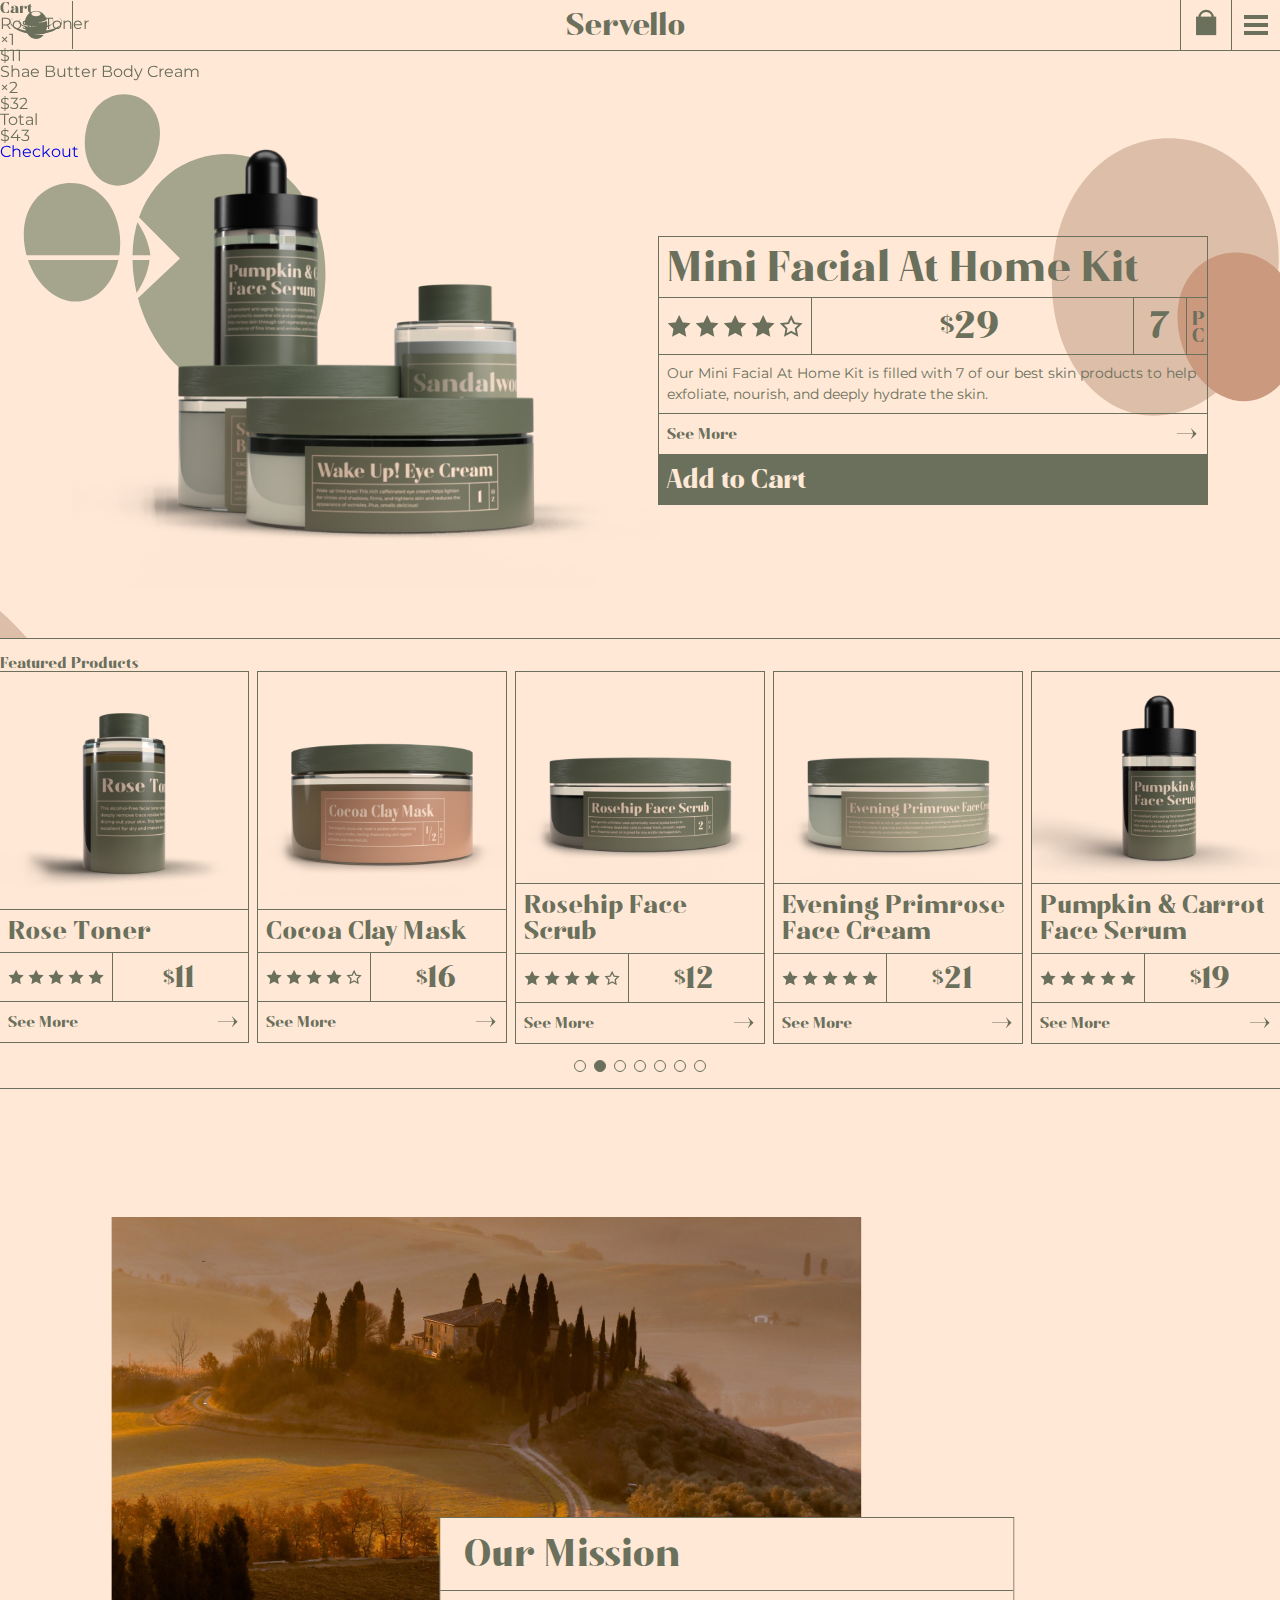
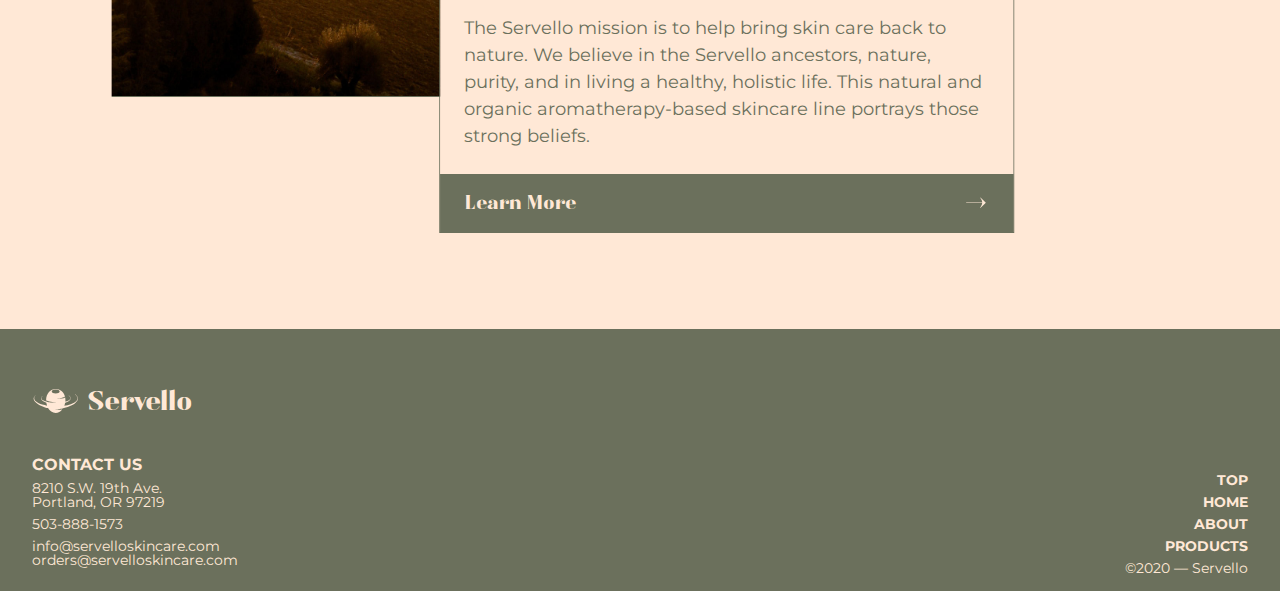
<file: index.html>
<!doctype html>
<html lang="en">
    <head>
        <meta charset="utf-8">
        <title>SERVELLO</title>
        <meta name="viewport" content="width=device-width, initial-scale=1">

        <link rel="preconnect" href="https://fonts.gstatic.com">
        <link href="https://fonts.googleapis.com/css2?family=Montserrat:ital,wght@0,500;0,700;1,500&display=swap" rel="stylesheet">
        <link rel="stylesheet" href="CSS/fonts.css">

        <link href="https://rossdanielconover.com/UTILS/debug-tool/debug-tools.css" rel="stylesheet">

        <link rel="stylesheet" href="CSS/animations.css">
        <link rel="stylesheet" href="CSS/variables.css">
        <link rel="stylesheet" href="CSS/styles.css">
    </head>
    <body>
      <!-- NAVIGATION -->
      <div class='nav-wrapper'>
        <nav class='top'>
          <div class='mobile'>
            <a class='logo' href='https://rossdanielconover.com/SERVELLO/index.html'>
              <img src='MEDIA/LOGOS/logo-olive.svg' />
              <span class='name'>Servello</span>
            </a>
            <div class='logo-name'><p>Servello</p></div>
            <div class='buttons'>
              <button class='cart'>
                <img src='MEDIA/ICONS/cart-icon.svg'/>
              </button> 
              <button class='mobile-menu'>
                <div class='rect'></div><div class='rect'></div><div class='rect'></div>
              </button>
            </div>
          </div>
        </nav>
        <nav class='hidden-side' data-state='inactive'>
          <ul>
            <li><a href='htpss://rossdanielconover.com/SERVELLO/index.html'>Home</a></li>
            <li><a href='#about'>About</a></li>
            <li><a href='https://rossdanielconover.com/SERVELLO/storefront.html'>Products</a>
              <ul class='products'>
                <li><a href='https://rossdanielconover.com/SERVELLO/storefront.html?filter=face'>Face</a></li>
                <li><a href='https://rossdanielconover.com/SERVELLO/storefront.html?filter=aromatherapy'>Aromatherapy</a></li>
                <li><a href='https://rossdanielconover.com/SERVELLO/storefront.html?filter=bathBody'>Bath &amp; Body</a></li>
                <li><a href='https://rossdanielconover.com/SERVELLO/storefront.html?filter=hands'>Hands</a></li>
                <li><a href='https://rossdanielconover.com/SERVELLO/storefront.html?filter=lips'>Lips</a></li>
                <li><a href='https://rossdanielconover.com/SERVELLO/storefront.html?filter=home'>Home</a></li>
              </ul>
            </li>
            <li><a href='#'>Contact</a></li>
          </ul>
          <ul class='socials'>
            <li><a href='#'><img src='MEDIA/ICONS/twitter-icon-olive.svg'/></a></li>
            <li><a href='#'><img src='MEDIA/ICONS/instagram-icon-olive.svg'/></a></li>
            <li><a href='#'><img src='MEDIA/ICONS/linkedin-icon-olive.svg'/></a></li>
            <li><a href='#'><img src='MEDIA/ICONS/twitter-icon-olive.svg'/></a></li>
          </ul>
        </nav>
        <nav class='popup-cart' data-state='hide'>
          <h2>Cart</h2>
          <ul>
            <li class='cart-product'>
              <h3>Rose Toner</h3>
              <div class='right'>
                <p class='count'><span class='symbol'>&times;</span>1</p>
                <p class='cost'><span class='symbol'>$</span>11</p>
              </div>
            </li>
            <li class='cart-product'>
              <h3>Shae Butter Body Cream</h3>
              <div class='right'>
                <p class='count'><span class='symbol'>&times;</span>2</p>
                <p class='cost'><span class='symbol'>$</span>32</p>
              </div>
            </li>
          </ul>
          <div class='total'><p>Total</p><p class='cost'><span class='symbol'>$</span>43</p></div>
          <a href='#' class='checkout'><span>Checkout</span><img src='MEDIA/ICONS/arrow-right-icon-champagne.svg'/></a>
        </nav>
      </div>

      <!-- HERO -->
      <section id='hero' class='hero'><div class='content-wrap'>
        <h1 class='screen-reader-only'>Servello</h1>
        <div class='big-hero-blobs'>
          <svg xmlns='http://www.w3.org/2000/svg' viewbox='0 0 100 100' class='blob' data-offset='.1'><path class="st0" d="M87.8,47.4C87.8,74,71,96.8,50.3,96.8S12.9,74,12.9,47.4S29.7,3.9,50.3,3.9S87.8,20.8,87.8,47.4z"/></svg>
        </div>
        <div id='hero-carousel' class='carousel'>
          <div class='carousel-slide'>
            <div class='some-blobs'>
              <svg xmlns='http://www.w3.org/2000/svg' viewbox='0 0 100 100' class='blob' data-offset='.9'><path class="st0" d="M87.8,47.4C87.8,74,71,96.8,50.3,96.8S12.9,74,12.9,47.4S29.7,3.9,50.3,3.9S87.8,20.8,87.8,47.4z"/></svg>
              <svg xmlns='http://www.w3.org/2000/svg' viewbox='0 0 100 100' class='blob' data-offset='.9'><path class="st0" d="M87.8,47.4C87.8,74,71,96.8,50.3,96.8S12.9,74,12.9,47.4S29.7,3.9,50.3,3.9S87.8,20.8,87.8,47.4z"/></svg>
              <svg xmlns='http://www.w3.org/2000/svg' viewbox='0 0 100 100' class='blob' data-offset='.9'><path class="st0" d="M87.8,47.4C87.8,74,71,96.8,50.3,96.8S12.9,74,12.9,47.4S29.7,3.9,50.3,3.9S87.8,20.8,87.8,47.4z"/></svg>
            </div>
            <div class='img-wrap'>
              <img src='MEDIA/PRODUCTS/AtHomeKit-Product-Image.png' />
            </div>
            <div class='bordered-block full'>
              <svg xmlns='http://www.w3.org/2000/svg' viewbox='0 0 100 100' class='blob' data-offset='.15'><path class="st0" d="M87.8,47.4C87.8,74,71,96.8,50.3,96.8S12.9,74,12.9,47.4S29.7,3.9,50.3,3.9S87.8,20.8,87.8,47.4z"/></svg>
              <svg xmlns='http://www.w3.org/2000/svg' viewbox='0 0 100 100' class='blob' data-offset='.2'><path class="st0" d="M87.8,47.4C87.8,74,71,96.8,50.3,96.8S12.9,74,12.9,47.4S29.7,3.9,50.3,3.9S87.8,20.8,87.8,47.4z"/></svg>
              <div class='row'> <h2>Mini Facial At Home&nbsp;Kit</h2> </div>
              <div class='row'>
                <div class='rating'>
                  <img src='MEDIA/ICONS/rating-star-fill.svg'/><img src='MEDIA/ICONS/rating-star-fill.svg'/><img src='MEDIA/ICONS/rating-star-fill.svg'/><img src='MEDIA/ICONS/rating-star-fill.svg'/><img src='MEDIA/ICONS/rating-star-line.svg'/>
                </div>
                <p class='price'><span class='sign'>$</span><span class='number'>29</span></p>
                <p class='pieces'><span class='number'>7</span><span class='unit'>pc</span></p>
              </div>
              <div class='row'>
                <p class='description'>
                  Our Mini Facial At Home Kit is filled with 7 of our best skin products to help exfoliate, nourish, and deeply hydrate the skin.
                </p>
              </div>
              <div class='row'>
                <a class='arrowed' href='https://rossdanielconover.com/SERVELLO/product/mini-facial-at-home-kit.html'>
                  <span>See&nbsp;More</span>
                  <img src='MEDIA/ICONS/arrow-right-icon-olive.svg'/>
                </a>
                <button class='to-cart'>
                  <span>Add&nbsp;to&nbsp;Cart</span>
                </button>
              </div>
            </div>
          </div>
          <!-- <ul class='carousel-dots'><li></li><li></li><li></li></ul> -->
        </div>
      </div></section>

      <!-- FEATURED PRODUCTS -->
      <section id='featured-products' class='featured-products'><div class='content-wrap'>
        <h2 class=''>Featured Products</h2>
        <div id='featured-carousel' class='carousel'> <div class='slide-wrap'>
          <div class='carousel-slide'>
            <div class='bordered-block mini'>
              <div class='row'><img class='product-img' src='MEDIA/PRODUCTS/ShaeButterBodyCream-Product-Image.png' /></div>
              <div class='row'> <h3>Shea Butter Body Cream</h3> </div>
              <div class='row'>
                <div class='rating'>
                  <img src='MEDIA/ICONS/rating-star-fill.svg'/><img src='MEDIA/ICONS/rating-star-fill.svg'/><img src='MEDIA/ICONS/rating-star-fill.svg'/><img src='MEDIA/ICONS/rating-star-fill.svg'/><img src='MEDIA/ICONS/rating-star-line.svg'/>
                </div>
                <p class='price'><span class='sign'>$</span><span class='number'>13</span></p>
              </div>
              <div class='row'>
                <a class='arrowed' href='https://rossdanielconover.com/SERVELLO/product/shae-butter-body-cream.html'>
                  <span>See&nbsp;More</span>
                  <img src='MEDIA/ICONS/arrow-right-icon-olive.svg'/>
                </a>
              </div>
            </div>
          </div>
          <div class='carousel-slide'>
            <div class='bordered-block mini'>
              <div class='row'><img class='product-img one-liner' src='MEDIA/PRODUCTS/RoseToner-Product-Image.png' /></div>
              <div class='row'> <h3>Rose Toner</h3> </div>
              <div class='row'>
                <div class='rating'>
                  <img src='MEDIA/ICONS/rating-star-fill.svg'/><img src='MEDIA/ICONS/rating-star-fill.svg'/><img src='MEDIA/ICONS/rating-star-fill.svg'/><img src='MEDIA/ICONS/rating-star-fill.svg'/><img src='MEDIA/ICONS/rating-star-fill.svg'/>
                </div>
                <p class='price'><span class='sign'>$</span><span class='number'>11</span></p>
              </div>
              <div class='row'>
                <a class='arrowed' href='https://rossdanielconover.com/SERVELLO/product/rose-toner.html'>
                  <span>See&nbsp;More</span>
                  <img src='MEDIA/ICONS/arrow-right-icon-olive.svg'/>
                </a>
              </div>
            </div>
          </div>
          <div class='carousel-slide'>
            <div class='bordered-block mini'>
              <div class='row'><img class='product-img one-liner' src='MEDIA/PRODUCTS/CocoaClayMask-Product-Image.png' /></div>
              <div class='row'> <h3>Cocoa Clay Mask</h3> </div>
              <div class='row'>
                <div class='rating'>
                  <img src='MEDIA/ICONS/rating-star-fill.svg'/><img src='MEDIA/ICONS/rating-star-fill.svg'/><img src='MEDIA/ICONS/rating-star-fill.svg'/><img src='MEDIA/ICONS/rating-star-fill.svg'/><img src='MEDIA/ICONS/rating-star-line.svg'/>
                </div>
                <p class='price'><span class='sign'>$</span><span class='number'>16</span></p>
              </div>
              <div class='row'>
                <a class='arrowed' href='https://rossdanielconover.com/SERVELLO/product/rose-toner.html'>
                  <span>See&nbsp;More</span>
                  <img src='MEDIA/ICONS/arrow-right-icon-olive.svg'/>
                </a>
              </div>
            </div>
          </div>
          <div class='carousel-slide'>
            <div class='bordered-block mini'>
              <div class='row'><img class='product-img' src='MEDIA/PRODUCTS/RosehipFaceScrub-Product-Image.png' /></div>
              <div class='row'> <h3>Rosehip Face Scrub</h3> </div>
              <div class='row'>
                <div class='rating'>
                  <img src='MEDIA/ICONS/rating-star-fill.svg'/><img src='MEDIA/ICONS/rating-star-fill.svg'/><img src='MEDIA/ICONS/rating-star-fill.svg'/><img src='MEDIA/ICONS/rating-star-fill.svg'/><img src='MEDIA/ICONS/rating-star-line.svg'/>
                </div>
                <p class='price'><span class='sign'>$</span><span class='number'>12</span></p>
              </div>
              <div class='row'>
                <a class='arrowed' href='https://rossdanielconover.com/SERVELLO/product/rose-toner.html'>
                  <span>See&nbsp;More</span>
                  <img src='MEDIA/ICONS/arrow-right-icon-olive.svg'/>
                </a>
              </div>
            </div>
          </div>
          <div class='carousel-slide'>
            <div class='bordered-block mini'>
              <div class='row'><img class='product-img' src='MEDIA/PRODUCTS/EveningPrimroseFaceCream-Product-Image.png' /></div>
              <div class='row'> <h3>Evening Primrose Face Cream</h3> </div>
              <div class='row'>
                <div class='rating'>
                  <img src='MEDIA/ICONS/rating-star-fill.svg'/><img src='MEDIA/ICONS/rating-star-fill.svg'/><img src='MEDIA/ICONS/rating-star-fill.svg'/><img src='MEDIA/ICONS/rating-star-fill.svg'/><img src='MEDIA/ICONS/rating-star-fill.svg'/>
                </div>
                <p class='price'><span class='sign'>$</span><span class='number'>21</span></p>
              </div>
              <div class='row'>
                <a class='arrowed' href='https://rossdanielconover.com/SERVELLO/product/rose-toner.html'>
                  <span>See&nbsp;More</span>
                  <img src='MEDIA/ICONS/arrow-right-icon-olive.svg'/>
                </a>
              </div>
            </div>
          </div>
          <div class='carousel-slide'>
            <div class='bordered-block mini'>
              <div class='row'><img class='product-img' src='MEDIA/PRODUCTS/PumpkinFaceSerum-Product-Image.png' /></div>
              <div class='row'> <h3>Pumpkin &amp; Carrot Face Serum</h3> </div>
              <div class='row'>
                <div class='rating'>
                  <img src='MEDIA/ICONS/rating-star-fill.svg'/><img src='MEDIA/ICONS/rating-star-fill.svg'/><img src='MEDIA/ICONS/rating-star-fill.svg'/><img src='MEDIA/ICONS/rating-star-fill.svg'/><img src='MEDIA/ICONS/rating-star-fill.svg'/>
                </div>
                <p class='price'><span class='sign'>$</span><span class='number'>19</span></p>
              </div>
              <div class='row'>
                <a class='arrowed' href='https://rossdanielconover.com/SERVELLO/product/rose-toner.html'>
                  <span>See&nbsp;More</span>
                  <img src='MEDIA/ICONS/arrow-right-icon-olive.svg'/>
                </a>
              </div>
            </div>
          </div>
          <div class='carousel-slide'>
            <div class='bordered-block mini'>
              <div class='row'><img class='product-img' src='MEDIA/PRODUCTS/WakeUpEyeCream-Product-Image.png' /></div>
              <div class='row'> <h3>Wake Up Eye Cream</h3> </div>
              <div class='row'>
                <div class='rating'>
                  <img src='MEDIA/ICONS/rating-star-fill.svg'/><img src='MEDIA/ICONS/rating-star-fill.svg'/><img src='MEDIA/ICONS/rating-star-fill.svg'/><img src='MEDIA/ICONS/rating-star-fill.svg'/><img src='MEDIA/ICONS/rating-star-fill.svg'/>
                </div>
                <p class='price'><span class='sign'>$</span><span class='number'>19</span></p>
              </div>
              <div class='row'>
                <a class='arrowed' href='#'>
                  <span>See&nbsp;More</span>
                  <img src='MEDIA/ICONS/arrow-right-icon-olive.svg'/>
                </a>
              </div>
            </div>
          </div>
        </div> <ul class='carousel-dots'><li></li><li></li><li></li><li></li><li></li><li></li><li></li></ul></div>
      </div></section>

      <!-- ABOUT -->
      <section id='about' class='about'>
        <div class='img-wrap'><img src='MEDIA/PHOTOS/italy-landscape.jpg'/></div>
        <div class='content-wrap'>
          <div class='content-block'>
            <h2>Our Mission</h2>
            <p>The Servello mission is to help bring skin care back to nature. We believe in the Servello ancestors, nature, purity, and in living a healthy, holistic life. This natural and organic aromatherapy-based skincare line portrays those strong beliefs.</p>
            <p style='display: none'>All Servello products are handmade with ingredients that are packed full of vitamins, minerals, herbs, and essentially fatty acids that the skin and body need. No animal testing and no artificial colorants or chemicals. We want to be sure that whay you are putting on your skin is good for the body, as well as the environment.</p>
            <a href='#' class='arrowed'>
              <span>Learn More</span>
              <img src='MEDIA/ICONS/arrow-right-icon-champagne.svg'/>
            </a>
          </div>
      </div></section>

      <!-- FOOTER -->
      <footer>
        <div class='left'>
          <div class='logo'><img src='MEDIA/LOGOS/logo-champagne.svg' /><p>Servello</p></div>
          <div class='contact'>
            <h2>Contact Us</h2>
            <ul>
              <li>8210 S.W. 19th Ave.<br>Portland, OR 97219</li>
              <li>503-888-1573</li>
              <li>info@servelloskincare.com<br>orders@servelloskincare.com</li>
            </ul>
            <ul class='socials'>
              <li><a href='#'></a></li>
              <li><a href='#'></a></li>
              <li><a href='#'></a></li>
              <li><a href='#'></a></li>
            </ul>
          </div>
        </div>
        <div class='right'>
          <ul class='footer-link-list'>
            <li><a href='#'>Top</a></li>
            <li><a href='#'>Home</a></li>
            <li><a href='#'>About</a></li>
            <li><a href='#'>Products</a></li>
          </ul>
          <p class='copy'>&copy;2020 &mdash; Servello</p>
        </div>
      </footer>

      <!-- SCRIPTS -->
      <script type='text/javascript' src='https://rossdanielconover.com/UTILS/debug-tool/DEBUGTOOL.js'></script>
      <script type='text/javascript' src='JS/utils.js'></script>
      <script type='text/javascript' src='JS/scripts.js'></script>
    </body>
</html>
</file>
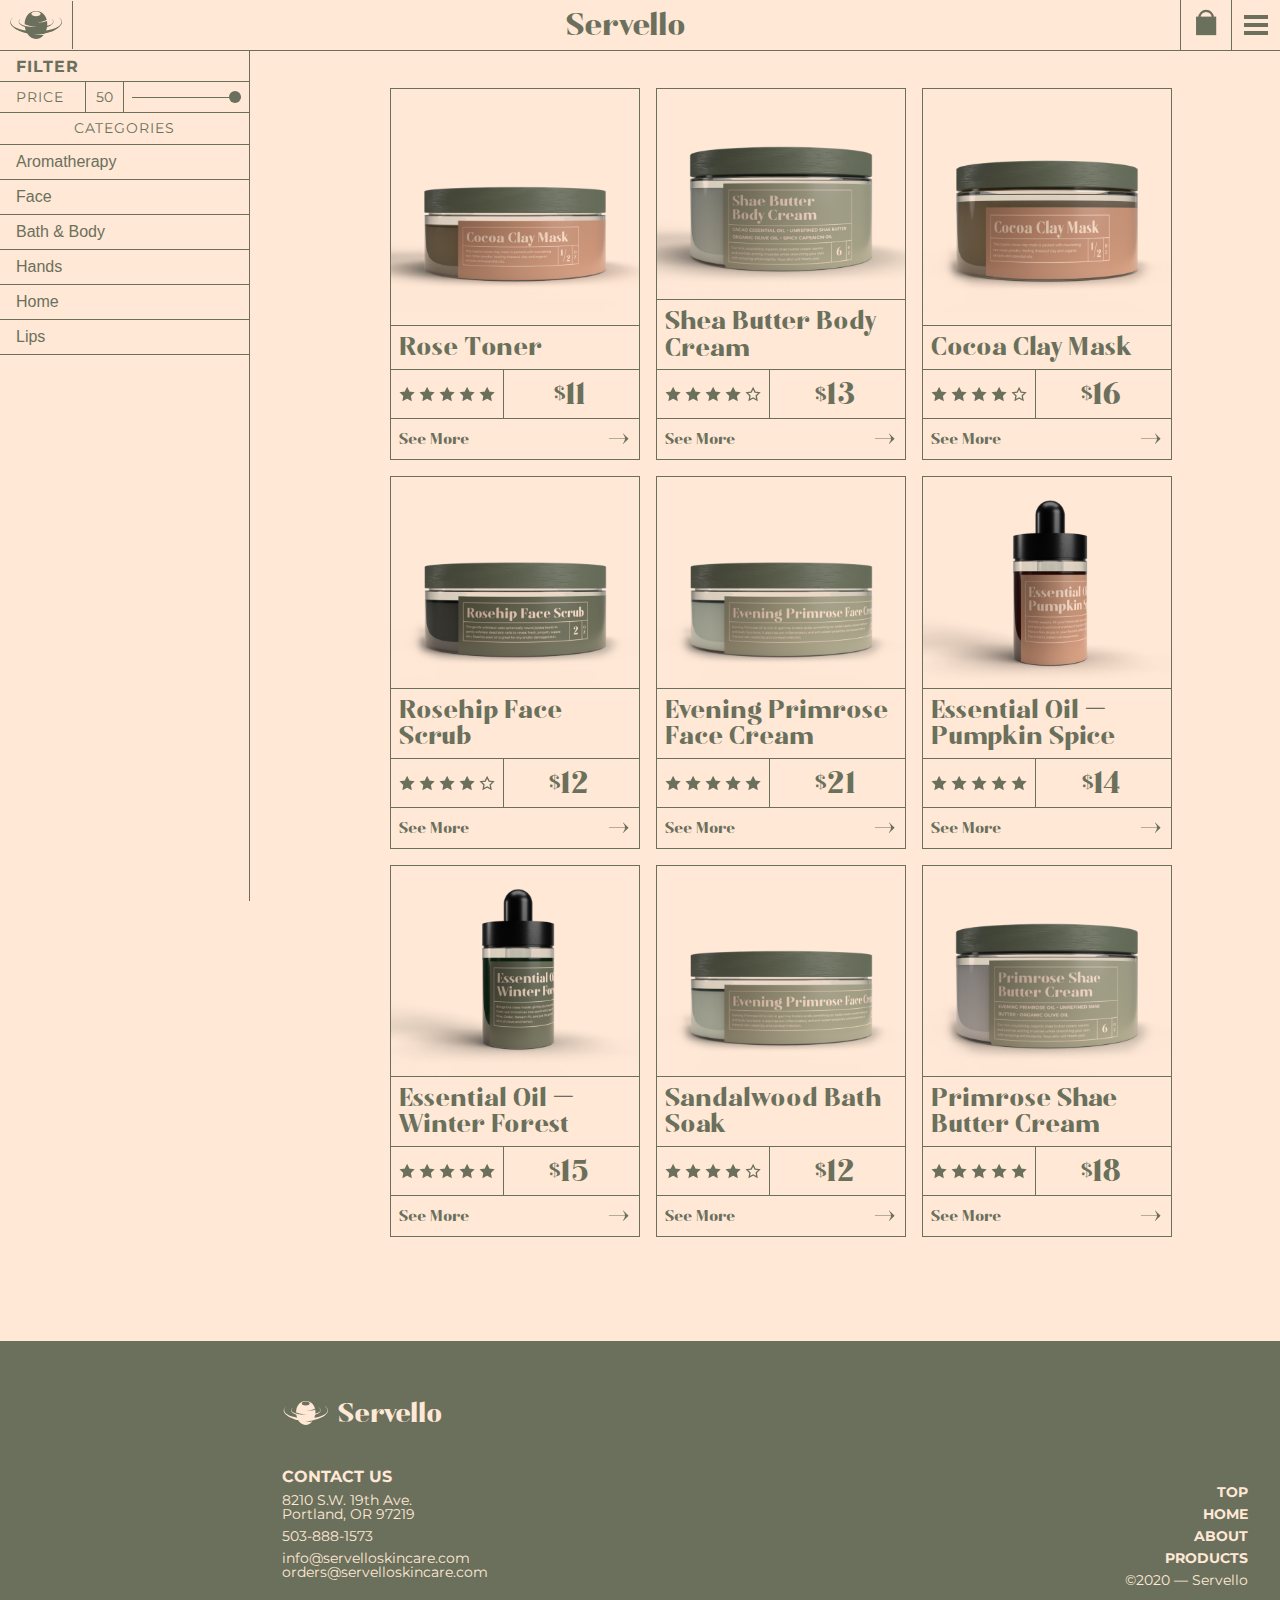
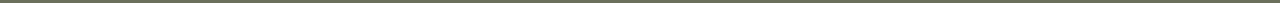
<file: storefront.html>
<!doctype html>
<html lang="en">
    <head>
        <meta charset="utf-8">
        <title>SERVELLO</title>
        <meta name="viewport" content="width=device-width, initial-scale=1">

        <link rel="preconnect" href="https://fonts.gstatic.com">
        <link href="https://fonts.googleapis.com/css2?family=Montserrat:ital,wght@0,500;0,700;1,500&display=swap" rel="stylesheet">
        <link rel="stylesheet" href="CSS/fonts.css">

        <link href="https://rossdanielconover.com/UTILS/debug-tool/debug-tools.css" rel="stylesheet">

        <link rel="stylesheet" href="CSS/animations.css">
        <link rel="stylesheet" href="CSS/variables.css">
        <link rel="stylesheet" href="CSS/styles.css">
    </head>
    <body class='storefront-page'>
      <!-- NAVIGATION -->
      <div class='nav-wrapper'>
        <nav class='top'>
          <div class='mobile'>
            <a class='logo' href='#'>
              <img src='MEDIA/LOGOS/logo-olive.svg' />
              <span class='name'>Servello</span>
            </a>
            <div class='logo-name'><p>Servello</p></div>
            <div class='buttons'>
              <button class='cart'>
                <img src='MEDIA/ICONS/cart-icon.svg'/>
              </button> 
              <button class='mobile-menu'>
                <div class='rect'></div><div class='rect'></div><div class='rect'></div>
              </button>
            </div>
          </div>
        </nav>
        <nav class='filter mobile-only' data-state='inactive'>
          <div class='display'>
            <button class='show-filter'>Filter</button>
          </div>
          <div class='filter-options-wrap'>
            <div class='filter-options'>
              <p class='desktop-only filter-label'>Filter</p>
              <form>
                <div class='price'><label for='price-range'>Price</label><p class='cost'>50</p><input type='range' id='price-range' min='5' max='50' value='50'/></div>
              </form>
              <p class='cat-label'>Categories</p>
              <ul class='filter-tags'>
                <li><button data-label='aromatherapy' data-state='inactive'>Aromatherapy</button></li>
                <li><button data-label='face' data-state='inactive'>Face</button></li>
                <li><button data-label='bathBody' data-state='inactive'>Bath &amp; Body</button></li>
                <li><button data-label='hands' data-state='inactive'>Hands</button></li>
                <li><button data-label='home' data-state='inactive'>Home</button></li>
                <li><button data-label='lips' data-state='inactive'>Lips</button></li>
              </ul>
            </div>
          </div>
        </nav>
      </div>  
      
      <!-- STOREFRONT -->
      <section id='storefront' class='storefront'><div class='content-wrap'>
        <div class='product-grid'>
            <div class='bordered-block mini product' data-tags="face">
              <div class='row'><img class='product-img one-liner' src='MEDIA/PRODUCTS/CocoaClayMask-Product-Image-Two.png' /></div>
              <div class='row'> <h3>Rose Toner</h3> </div>
              <div class='row'>
                <div class='rating'>
                  <img src='MEDIA/ICONS/rating-star-fill.svg'/><img src='MEDIA/ICONS/rating-star-fill.svg'/><img src='MEDIA/ICONS/rating-star-fill.svg'/><img src='MEDIA/ICONS/rating-star-fill.svg'/><img src='MEDIA/ICONS/rating-star-fill.svg'/>
                </div>
                <p class='price'><span class='sign'>$</span><span class='number'>11</span></p>
              </div>
              <div class='row'>
                <a class='arrowed' href='#'>
                  <span>See&nbsp;More</span>
                  <img src='MEDIA/ICONS/arrow-right-icon-olive.svg'/>
                </a>
              </div>
            </div>
            <div class='bordered-block mini product' data-tags="bathBody">
              <div class='row'><img class='product-img' src='MEDIA/PRODUCTS/ShaeButterBodyCream-Product-Image.png' /></div>
              <div class='row'> <h3>Shea Butter Body Cream</h3> </div>
              <div class='row'>
                <div class='rating'>
                  <img src='MEDIA/ICONS/rating-star-fill.svg'/><img src='MEDIA/ICONS/rating-star-fill.svg'/><img src='MEDIA/ICONS/rating-star-fill.svg'/><img src='MEDIA/ICONS/rating-star-fill.svg'/><img src='MEDIA/ICONS/rating-star-line.svg'/>
                </div>
                <p class='price'><span class='sign'>$</span><span class='number'>13</span></p>
              </div>
              <div class='row'>
                <a class='arrowed' href='#'>
                  <span>See&nbsp;More</span>
                  <img src='MEDIA/ICONS/arrow-right-icon-olive.svg'/>
                </a>
              </div>
            </div>
            <div class='bordered-block mini product' data-tags="face">
              <div class='row'><img class='product-img one-liner' src='MEDIA/PRODUCTS/CocoaClayMask-Product-Image.png' /></div>
              <div class='row'> <h3>Cocoa Clay Mask</h3> </div>
              <div class='row'>
                <div class='rating'>
                  <img src='MEDIA/ICONS/rating-star-fill.svg'/><img src='MEDIA/ICONS/rating-star-fill.svg'/><img src='MEDIA/ICONS/rating-star-fill.svg'/><img src='MEDIA/ICONS/rating-star-fill.svg'/><img src='MEDIA/ICONS/rating-star-line.svg'/>
                </div>
                <p class='price'><span class='sign'>$</span><span class='number'>16</span></p>
              </div>
              <div class='row'>
                <a class='arrowed' href='#'>
                  <span>See&nbsp;More</span>
                  <img src='MEDIA/ICONS/arrow-right-icon-olive.svg'/>
                </a>
              </div>
            </div>
            <div class='bordered-block mini product' data-tags="face">
              <div class='row'><img class='product-img' src='MEDIA/PRODUCTS/RosehipFaceScrub-Product-Image.png' /></div>
              <div class='row'> <h3>Rosehip Face Scrub</h3> </div>
              <div class='row'>
                <div class='rating'>
                  <img src='MEDIA/ICONS/rating-star-fill.svg'/><img src='MEDIA/ICONS/rating-star-fill.svg'/><img src='MEDIA/ICONS/rating-star-fill.svg'/><img src='MEDIA/ICONS/rating-star-fill.svg'/><img src='MEDIA/ICONS/rating-star-line.svg'/>
                </div>
                <p class='price'><span class='sign'>$</span><span class='number'>12</span></p>
              </div>
              <div class='row'>
                <a class='arrowed' href='#'>
                  <span>See&nbsp;More</span>
                  <img src='MEDIA/ICONS/arrow-right-icon-olive.svg'/>
                </a>
              </div>
            </div>
            <div class='bordered-block mini product' data-tags="face">
              <div class='row'><img class='product-img' src='MEDIA/PRODUCTS/EveningPrimroseFaceCream-Product-Image.png' /></div>
              <div class='row'> <h3>Evening Primrose Face Cream</h3> </div>
              <div class='row'>
                <div class='rating'>
                  <img src='MEDIA/ICONS/rating-star-fill.svg'/><img src='MEDIA/ICONS/rating-star-fill.svg'/><img src='MEDIA/ICONS/rating-star-fill.svg'/><img src='MEDIA/ICONS/rating-star-fill.svg'/><img src='MEDIA/ICONS/rating-star-fill.svg'/>
                </div>
                <p class='price'><span class='sign'>$</span><span class='number'>21</span></p>
              </div>
              <div class='row'>
                <a class='arrowed' href='#'>
                  <span>See&nbsp;More</span>
                  <img src='MEDIA/ICONS/arrow-right-icon-olive.svg'/>
                </a>
              </div>
            </div>
            <div class='bordered-block mini product' data-tags="aromatherapy">
              <div class='row'><img class='product-img' src='MEDIA/PRODUCTS/EssentialOilPumpkinSpice-Product-Image.png' /></div>
              <div class='row'> <h3>Essential Oil&nbsp;&mdash; Pumpkin Spice</h3> </div>
              <div class='row'>
                <div class='rating'>
                  <img src='MEDIA/ICONS/rating-star-fill.svg'/><img src='MEDIA/ICONS/rating-star-fill.svg'/><img src='MEDIA/ICONS/rating-star-fill.svg'/><img src='MEDIA/ICONS/rating-star-fill.svg'/><img src='MEDIA/ICONS/rating-star-fill.svg'/>
                </div>
                <p class='price'><span class='sign'>$</span><span class='number'>14</span></p>
              </div>
              <div class='row'>
                <a class='arrowed' href='#'>
                  <span>See&nbsp;More</span>
                  <img src='MEDIA/ICONS/arrow-right-icon-olive.svg'/>
                </a>
              </div>
            </div>
            <div class='bordered-block mini product' data-tags="aromatherapy">
              <div class='row'><img class='product-img' src='MEDIA/PRODUCTS/EssentialOilWinterForest-Product-Image.png' /></div>
              <div class='row'> <h3>Essential Oil&nbsp;&mdash; Winter Forest</h3> </div>
              <div class='row'>
                <div class='rating'>
                  <img src='MEDIA/ICONS/rating-star-fill.svg'/><img src='MEDIA/ICONS/rating-star-fill.svg'/><img src='MEDIA/ICONS/rating-star-fill.svg'/><img src='MEDIA/ICONS/rating-star-fill.svg'/><img src='MEDIA/ICONS/rating-star-fill.svg'/>
                </div>
                <p class='price'><span class='sign'>$</span><span class='number'>15</span></p>
              </div>
              <div class='row'>
                <a class='arrowed' href='#'>
                  <span>See&nbsp;More</span>
                  <img src='MEDIA/ICONS/arrow-right-icon-olive.svg'/>
                </a>
              </div>
            </div>

            <!-- Sandalwood Bath Soak -->
            <div class='bordered-block mini product' data-tags="bathBody">
              <div class='row'><img class='product-img' src='MEDIA/PRODUCTS/EveningPrimroseFaceCream-Product-Image.png' /></div>
              <div class='row'> <h3>Sandalwood Bath Soak</h3> </div>
              <div class='row'>
                <div class='rating'>
                  <img src='MEDIA/ICONS/rating-star-fill.svg'/><img src='MEDIA/ICONS/rating-star-fill.svg'/><img src='MEDIA/ICONS/rating-star-fill.svg'/><img src='MEDIA/ICONS/rating-star-fill.svg'/><img src='MEDIA/ICONS/rating-star-line.svg'/>
                </div>
                <p class='price'><span class='sign'>$</span><span class='number'>12</span></p>
              </div>
              <div class='row'>
                <a class='arrowed' href='#'>
                  <span>See&nbsp;More</span>
                  <img src='MEDIA/ICONS/arrow-right-icon-olive.svg'/>
                </a>
              </div>
            </div>

            <!-- Primrose Shae Butter Cream -->
            <div class='bordered-block mini product' data-tags="bathBody">
              <div class='row'><img class='product-img' src='MEDIA/PRODUCTS/PrimroseShaeButterCream-Product-Image.png' /></div>
              <div class='row'> <h3>Primrose Shae Butter Cream</h3> </div>
              <div class='row'>
                <div class='rating'>
                  <img src='MEDIA/ICONS/rating-star-fill.svg'/><img src='MEDIA/ICONS/rating-star-fill.svg'/><img src='MEDIA/ICONS/rating-star-fill.svg'/><img src='MEDIA/ICONS/rating-star-fill.svg'/><img src='MEDIA/ICONS/rating-star-fill.svg'/>
                </div>
                <p class='price'><span class='sign'>$</span><span class='number'>18</span></p>
              </div>
              <div class='row'>
                <a class='arrowed' href='#'>
                  <span>See&nbsp;More</span>
                  <img src='MEDIA/ICONS/arrow-right-icon-olive.svg'/>
                </a>
              </div>
            </div>

            <!-- END OF PRODUCTS -->

          </div>
          <div class='no-products' data-state='hide'>Sorry, but no products matched your search.</div>
      </div></section>
      <footer>
        <div class='left'>
          <div class='logo'><img src='MEDIA/LOGOS/logo-champagne.svg' /><p>Servello</p></div>
          <div class='contact'>
            <h2>Contact Us</h2>
            <ul>
              <li>8210 S.W. 19th Ave.<br>Portland, OR 97219</li>
              <li>503-888-1573</li>
              <li>info@servelloskincare.com<br>orders@servelloskincare.com</li>
            </ul>
            <ul class='socials'>
              <li><a href='#'></a></li>
              <li><a href='#'></a></li>
              <li><a href='#'></a></li>
              <li><a href='#'></a></li>
            </ul>
          </div>
        </div>
        <div class='right'>
          <ul class='footer-link-list'>
            <li><a href='#'>Top</a></li>
            <li><a href='#'>Home</a></li>
            <li><a href='#'>About</a></li>
            <li><a href='#'>Products</a></li>
          </ul>
          <p class='copy'>&copy;2020 &mdash; Servello</p>
        </div>
      </footer>

      <!-- SCRIPTS -->
      <script type='text/javascript' src='JS/filter.js'></script>
      <script type='text/javascript'>
        var filter = new FILTER(document.querySelector("nav.filter"));
      </script>

      <script type='text/javascript' src='https://rossdanielconover.com/UTILS/debug-tool/DEBUGTOOL.js'></script>
      <script type='text/javascript' src='JS/utils.js'></script>
      <script type='text/javascript' src='JS/scripts.js'></script>
  </body>
</html>
</file>
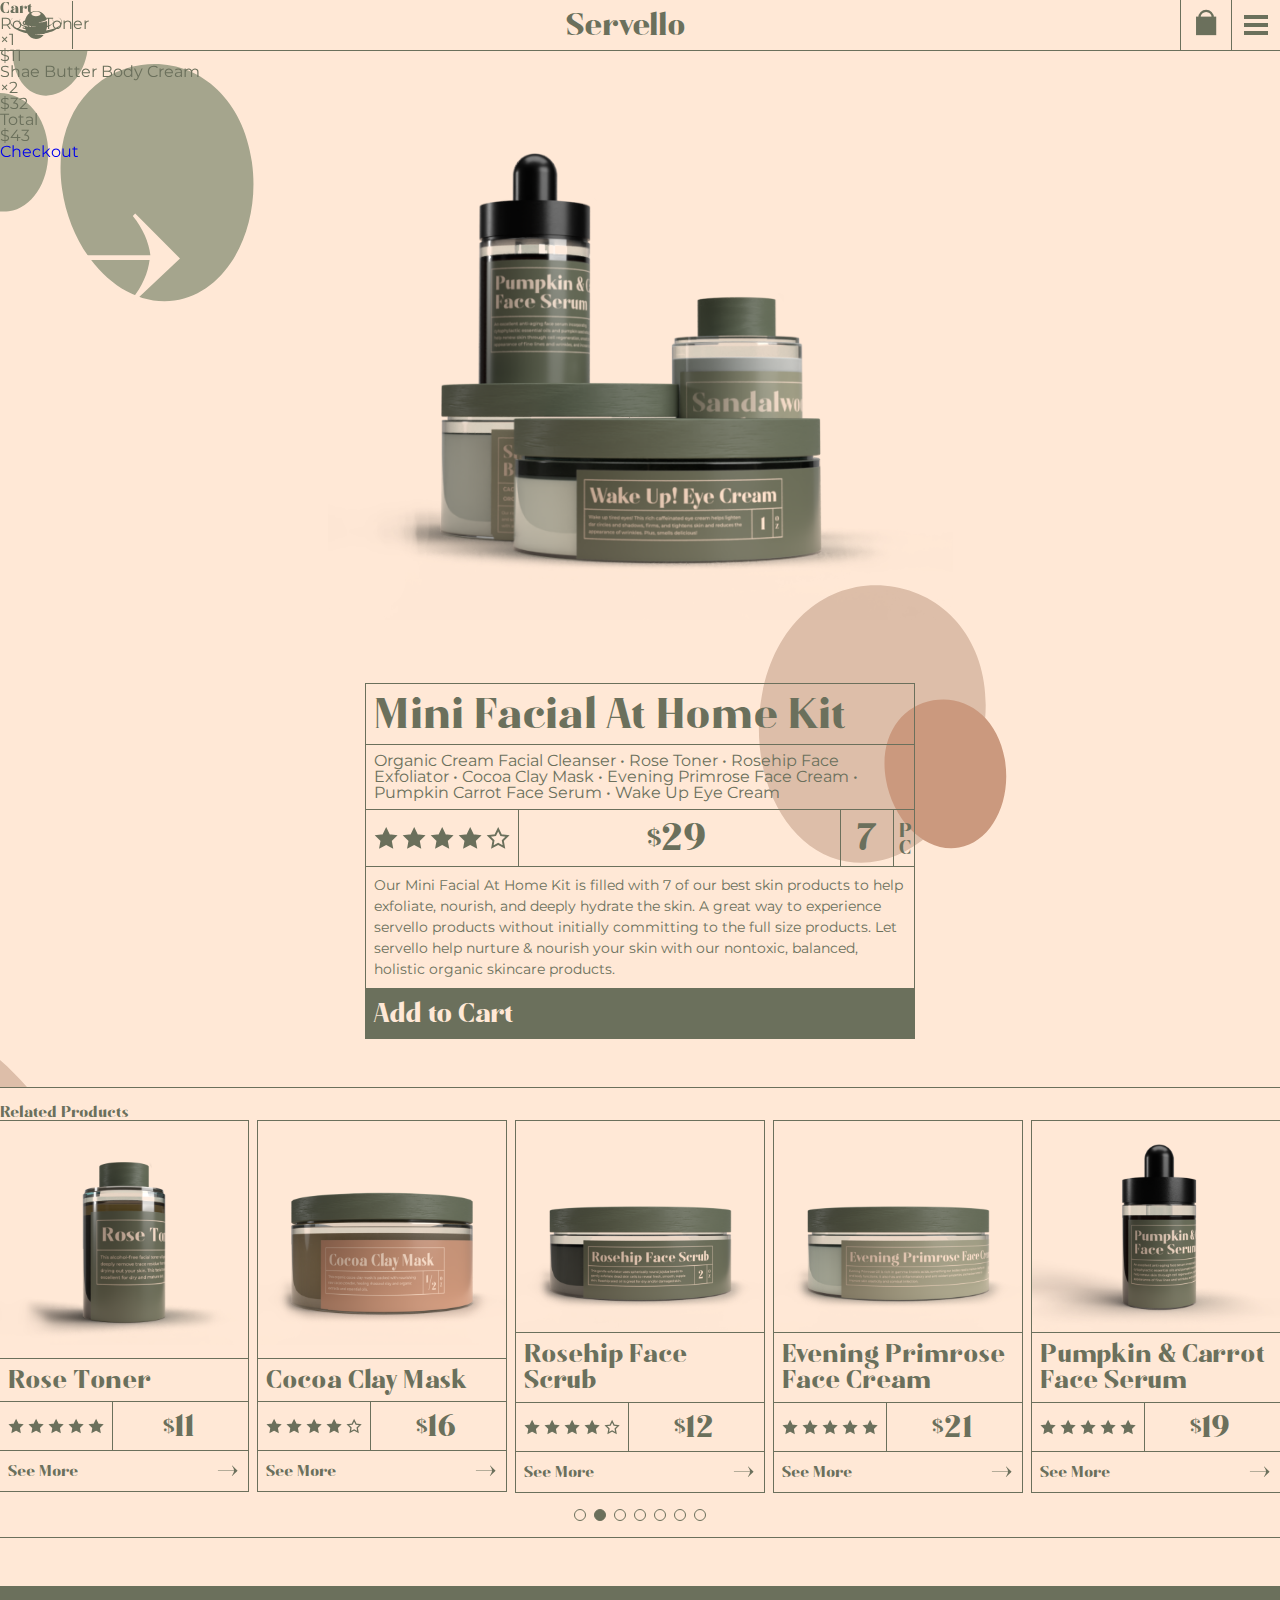
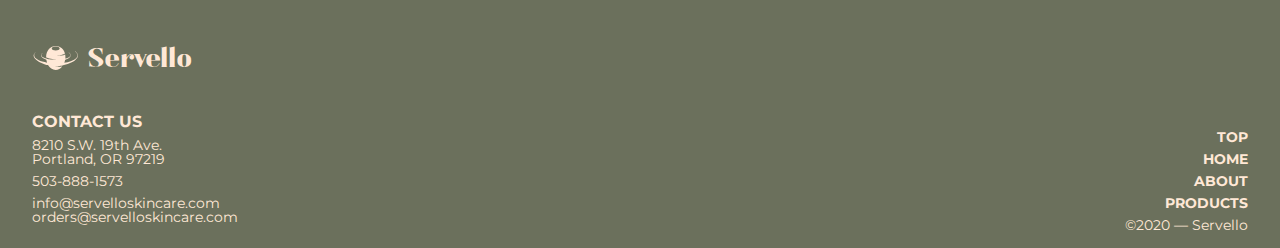
<file: product/mini-facial-at-home-kit.html>
<!doctype html>
<html lang="en">
    <head>
        <meta charset="utf-8">
        <title>SERVELLO | Mini Facial At Home Kit</title>
        <meta name="viewport" content="width=device-width, initial-scale=1">

        <link rel="preconnect" href="https://fonts.gstatic.com">
        <link href="https://fonts.googleapis.com/css2?family=Montserrat:ital,wght@0,500;0,700;1,500&display=swap" rel="stylesheet">
        <link rel="stylesheet" href="../CSS/fonts.css">

        <link href="https://rossdanielconover.com/UTILS/debug-tool/debug-tools.css" rel="stylesheet">

        <link rel="stylesheet" href="../CSS/animations.css">
        <link rel="stylesheet" href="../CSS/variables.css">
        <link rel="stylesheet" href="../CSS/styles.css">
    </head>
    <body class='product-page'>
      <!-- NAVIGATION -->
      <div class='nav-wrapper'>
        <nav class='top'>
          <div class='mobile'>
            <a class='logo' href='https://rossdanielconover.com/SERVELLO/index.html'>
              <img src='../MEDIA/LOGOS/logo-olive.svg' />
              <span class='name'>Servello</span>
            </a>
            <div class='logo-name'><p>Servello</p></div>
            <div class='buttons'>
              <button class='cart'>
                <img src='../MEDIA/ICONS/cart-icon.svg'/>
              </button> 
              <button class='mobile-menu'>
                <div class='rect'></div><div class='rect'></div><div class='rect'></div>
              </button>
            </div>
          </div>
        </nav>
        <nav class='hidden-side' data-state='inactive'>
          <ul>
            <li><a href='htpss://rossdanielconover.com/SERVELLO/index.html'>Home</a></li>
            <li><a href='#about'>About</a></li>
            <li><a href='https://rossdanielconover.com/SERVELLO/storefront.html'>Products</a>
              <ul class='products'>
                <li><a href='https://rossdanielconover.com/SERVELLO/storefront.html?filter=face'>Face</a></li>
                <li><a href='https://rossdanielconover.com/SERVELLO/storefront.html?filter=aromatherapy'>Aromatherapy</a></li>
                <li><a href='https://rossdanielconover.com/SERVELLO/storefront.html?filter=bathBody'>Bath &amp; Body</a></li>
                <li><a href='https://rossdanielconover.com/SERVELLO/storefront.html?filter=hands'>Hands</a></li>
                <li><a href='https://rossdanielconover.com/SERVELLO/storefront.html?filter=lips'>Lips</a></li>
                <li><a href='https://rossdanielconover.com/SERVELLO/storefront.html?filter=home'>Home</a></li>
              </ul>
            </li>
            <li><a href='#'>Contact</a></li>
          </ul>
          <ul class='socials'>
            <li><a href='#'><img src='../MEDIA/ICONS/twitter-icon-olive.svg'/></a></li>
            <li><a href='#'><img src='../MEDIA/ICONS/instagram-icon-olive.svg'/></a></li>
            <li><a href='#'><img src='../MEDIA/ICONS/linkedin-icon-olive.svg'/></a></li>
            <li><a href='#'><img src='../MEDIA/ICONS/twitter-icon-olive.svg'/></a></li>
          </ul>
        </nav>
        <nav class='popup-cart' data-state='hide'>
          <h2>Cart</h2>
          <ul>
            <li class='cart-product'>
              <h3>Rose Toner</h3>
              <div class='right'>
                <p class='count'><span class='symbol'>&times;</span>1</p>
                <p class='cost'><span class='symbol'>$</span>11</p>
              </div>
            </li>
            <li class='cart-product'>
              <h3>Shae Butter Body Cream</h3>
              <div class='right'>
                <p class='count'><span class='symbol'>&times;</span>2</p>
                <p class='cost'><span class='symbol'>$</span>32</p>
              </div>
            </li>
          </ul>
          <div class='total'><p>Total</p><p class='cost'><span class='symbol'>$</span>43</p></div>
          <a href='#' class='checkout'><span>Checkout</span><img src='../MEDIA/ICONS/arrow-right-icon-champagne.svg'/></a>
        </nav>
      </div>

      <!-- HERO -->
      <section id='hero' class='hero'><div class='content-wrap'>
          <h1 class='screen-reader-only'>Servello</h1>
          <div class='big-hero-blobs'>
            <svg xmlns='http://www.w3.org/2000/svg' viewbox='0 0 100 100' class='blob' data-offset='.1'><path class="st0" d="M87.8,47.4C87.8,74,71,96.8,50.3,96.8S12.9,74,12.9,47.4S29.7,3.9,50.3,3.9S87.8,20.8,87.8,47.4z"/></svg>
          </div>
          <div class='wrap'>
          <div class='some-blobs'>
            <svg xmlns='http://www.w3.org/2000/svg' viewbox='0 0 100 100' class='blob' data-offset='.9'><path class="st0" d="M87.8,47.4C87.8,74,71,96.8,50.3,96.8S12.9,74,12.9,47.4S29.7,3.9,50.3,3.9S87.8,20.8,87.8,47.4z"/></svg>
            <svg xmlns='http://www.w3.org/2000/svg' viewbox='0 0 100 100' class='blob' data-offset='.9'><path class="st0" d="M87.8,47.4C87.8,74,71,96.8,50.3,96.8S12.9,74,12.9,47.4S29.7,3.9,50.3,3.9S87.8,20.8,87.8,47.4z"/></svg>
            <svg xmlns='http://www.w3.org/2000/svg' viewbox='0 0 100 100' class='blob' data-offset='.9'><path class="st0" d="M87.8,47.4C87.8,74,71,96.8,50.3,96.8S12.9,74,12.9,47.4S29.7,3.9,50.3,3.9S87.8,20.8,87.8,47.4z"/></svg>
          </div>
          <div class='img-wrap'>
            <img src='../MEDIA/PRODUCTS/AtHomeKit-Product-Image.png' />
          </div>
          <div class='bordered-block full'>
            <svg xmlns='http://www.w3.org/2000/svg' viewbox='0 0 100 100' class='blob' data-offset='.15'><path class="st0" d="M87.8,47.4C87.8,74,71,96.8,50.3,96.8S12.9,74,12.9,47.4S29.7,3.9,50.3,3.9S87.8,20.8,87.8,47.4z"/></svg>
            <svg xmlns='http://www.w3.org/2000/svg' viewbox='0 0 100 100' class='blob' data-offset='.2'><path class="st0" d="M87.8,47.4C87.8,74,71,96.8,50.3,96.8S12.9,74,12.9,47.4S29.7,3.9,50.3,3.9S87.8,20.8,87.8,47.4z"/></svg>
            <div class='row'> <h2>Mini Facial At Home Kit</h2> </div>
            <div class='row'>
              <p class='ingredients'>Organic Cream Facial Cleanser &bull; Rose Toner &bull; Rosehip Face Exfoliator &bull; Cocoa Clay Mask &bull; Evening Primrose Face Cream &bull; Pumpkin Carrot Face Serum &bull; Wake Up Eye Cream</p>
            </div>
            <div class='row'>
              <div class='rating'>
                <img src='../MEDIA/ICONS/rating-star-fill.svg'/><img src='../MEDIA/ICONS/rating-star-fill.svg'/><img src='../MEDIA/ICONS/rating-star-fill.svg'/><img src='../MEDIA/ICONS/rating-star-fill.svg'/><img src='../MEDIA/ICONS/rating-star-line.svg'/>
              </div>
              <p class='price'><span class='sign'>$</span><span class='number'>29</span></p>
              <p class='pieces'><span class='number'>7</span><span class='unit'>pc</span></p>
            </div>
            <div class='row'>
              <p class='description'>
                Our Mini Facial At Home Kit is filled with 7 of our best skin products to help exfoliate, nourish, and deeply hydrate the skin. A great way to experience servello products without initially committing to the full size products. Let servello help nurture & nourish your skin with our nontoxic, balanced, holistic organic skincare products.
              </p>
            </div>
            <div class='row'>
              <button class='to-cart'>
                <span>Add&nbsp;to&nbsp;Cart</span>
              </button>
            </div>
          </div>
        </div>
      </div></section>

      <section id='featured-products' class='featured-products'><div class='content-wrap'>
        <h2>Related Products</h2>
        <div id='featured-carousel' class='carousel'> <div class='slide-wrap'>
          <div class='carousel-slide'>
            <div class='bordered-block mini'>
              <div class='row'><img class='product-img' src='../MEDIA/PRODUCTS/ShaeButterBodyCream-Product-Image.png' /></div>
              <div class='row'> <h3>Shea Butter Body Cream</h3> </div>
              <div class='row'>
                <div class='rating'>
                  <img src='../MEDIA/ICONS/rating-star-fill.svg'/><img src='../MEDIA/ICONS/rating-star-fill.svg'/><img src='../MEDIA/ICONS/rating-star-fill.svg'/><img src='../MEDIA/ICONS/rating-star-fill.svg'/><img src='../MEDIA/ICONS/rating-star-line.svg'/>
                </div>
                <p class='price'><span class='sign'>$</span><span class='number'>13</span></p>
              </div>
              <div class='row'>
                <a class='arrowed' href='#'>
                  <span>See&nbsp;More</span>
                  <img src='../MEDIA/ICONS/arrow-right-icon-olive.svg'/>
                </a>
              </div>
            </div>
          </div>
          <div class='carousel-slide'>
            <div class='bordered-block mini'>
              <div class='row'><img class='product-img one-liner' src='../MEDIA/PRODUCTS/RoseToner-Product-Image.png' /></div>
              <div class='row'> <h3>Rose Toner</h3> </div>
              <div class='row'>
                <div class='rating'>
                  <img src='../MEDIA/ICONS/rating-star-fill.svg'/><img src='../MEDIA/ICONS/rating-star-fill.svg'/><img src='../MEDIA/ICONS/rating-star-fill.svg'/><img src='../MEDIA/ICONS/rating-star-fill.svg'/><img src='../MEDIA/ICONS/rating-star-fill.svg'/>
                </div>
                <p class='price'><span class='sign'>$</span><span class='number'>11</span></p>
              </div>
              <div class='row'>
                <a class='arrowed' href='#'>
                  <span>See&nbsp;More</span>
                  <img src='../MEDIA/ICONS/arrow-right-icon-olive.svg'/>
                </a>
              </div>
            </div>
          </div>
          <div class='carousel-slide'>
            <div class='bordered-block mini'>
              <div class='row'><img class='product-img one-liner' src='../MEDIA/PRODUCTS/CocoaClayMask-Product-Image.png' /></div>
              <div class='row'> <h3>Cocoa Clay Mask</h3> </div>
              <div class='row'>
                <div class='rating'>
                  <img src='../MEDIA/ICONS/rating-star-fill.svg'/><img src='../MEDIA/ICONS/rating-star-fill.svg'/><img src='../MEDIA/ICONS/rating-star-fill.svg'/><img src='../MEDIA/ICONS/rating-star-fill.svg'/><img src='../MEDIA/ICONS/rating-star-line.svg'/>
                </div>
                <p class='price'><span class='sign'>$</span><span class='number'>16</span></p>
              </div>
              <div class='row'>
                <a class='arrowed' href='#'>
                  <span>See&nbsp;More</span>
                  <img src='../MEDIA/ICONS/arrow-right-icon-olive.svg'/>
                </a>
              </div>
            </div>
          </div>
          <div class='carousel-slide'>
            <div class='bordered-block mini'>
              <div class='row'><img class='product-img' src='../MEDIA/PRODUCTS/RosehipFaceScrub-Product-Image.png' /></div>
              <div class='row'> <h3>Rosehip Face Scrub</h3> </div>
              <div class='row'>
                <div class='rating'>
                  <img src='../MEDIA/ICONS/rating-star-fill.svg'/><img src='../MEDIA/ICONS/rating-star-fill.svg'/><img src='../MEDIA/ICONS/rating-star-fill.svg'/><img src='../MEDIA/ICONS/rating-star-fill.svg'/><img src='../MEDIA/ICONS/rating-star-line.svg'/>
                </div>
                <p class='price'><span class='sign'>$</span><span class='number'>12</span></p>
              </div>
              <div class='row'>
                <a class='arrowed' href='#'>
                  <span>See&nbsp;More</span>
                  <img src='../MEDIA/ICONS/arrow-right-icon-olive.svg'/>
                </a>
              </div>
            </div>
          </div>
          <div class='carousel-slide'>
            <div class='bordered-block mini'>
              <div class='row'><img class='product-img' src='../MEDIA/PRODUCTS/EveningPrimroseFaceCream-Product-Image.png' /></div>
              <div class='row'> <h3>Evening Primrose Face Cream</h3> </div>
              <div class='row'>
                <div class='rating'>
                  <img src='../MEDIA/ICONS/rating-star-fill.svg'/><img src='../MEDIA/ICONS/rating-star-fill.svg'/><img src='../MEDIA/ICONS/rating-star-fill.svg'/><img src='../MEDIA/ICONS/rating-star-fill.svg'/><img src='../MEDIA/ICONS/rating-star-fill.svg'/>
                </div>
                <p class='price'><span class='sign'>$</span><span class='number'>21</span></p>
              </div>
              <div class='row'>
                <a class='arrowed' href='#'>
                  <span>See&nbsp;More</span>
                  <img src='../MEDIA/ICONS/arrow-right-icon-olive.svg'/>
                </a>
              </div>
            </div>
          </div>
          <div class='carousel-slide'>
            <div class='bordered-block mini'>
              <div class='row'><img class='product-img' src='../MEDIA/PRODUCTS/PumpkinFaceSerum-Product-Image.png' /></div>
              <div class='row'> <h3>Pumpkin &amp; Carrot Face Serum</h3> </div>
              <div class='row'>
                <div class='rating'>
                  <img src='../MEDIA/ICONS/rating-star-fill.svg'/><img src='../MEDIA/ICONS/rating-star-fill.svg'/><img src='../MEDIA/ICONS/rating-star-fill.svg'/><img src='../MEDIA/ICONS/rating-star-fill.svg'/><img src='../MEDIA/ICONS/rating-star-fill.svg'/>
                </div>
                <p class='price'><span class='sign'>$</span><span class='number'>19</span></p>
              </div>
              <div class='row'>
                <a class='arrowed' href='#'>
                  <span>See&nbsp;More</span>
                  <img src='../MEDIA/ICONS/arrow-right-icon-olive.svg'/>
                </a>
              </div>
            </div>
          </div>
          <div class='carousel-slide'>
            <div class='bordered-block mini'>
              <div class='row'><img class='product-img' src='../MEDIA/PRODUCTS/WakeUpEyeCream-Product-Image.png' /></div>
              <div class='row'> <h3>Wake Up Eye Cream</h3> </div>
              <div class='row'>
                <div class='rating'>
                  <img src='../MEDIA/ICONS/rating-star-fill.svg'/><img src='../MEDIA/ICONS/rating-star-fill.svg'/><img src='../MEDIA/ICONS/rating-star-fill.svg'/><img src='../MEDIA/ICONS/rating-star-fill.svg'/><img src='../MEDIA/ICONS/rating-star-fill.svg'/>
                </div>
                <p class='price'><span class='sign'>$</span><span class='number'>19</span></p>
              </div>
              <div class='row'>
                <a class='arrowed' href='#'>
                  <span>See&nbsp;More</span>
                  <img src='../MEDIA/ICONS/arrow-right-icon-olive.svg'/>
                </a>
              </div>
            </div>
          </div>
        </div> <ul class='carousel-dots'><li></li><li></li><li></li><li></li><li></li><li></li><li></li></ul></div>
      </div></section>

      <footer>
        <div class='left'>
          <div class='logo'><img src='../MEDIA/LOGOS/logo-champagne.svg' /><p>Servello</p></div>
          <div class='contact'>
            <h2>Contact Us</h2>
            <ul>
              <li>8210 S.W. 19th Ave.<br>Portland, OR 97219</li>
              <li>503-888-1573</li>
              <li>info@servelloskincare.com<br>orders@servelloskincare.com</li>
            </ul>
            <ul class='socials'>
              <li><a href='#'></a></li>
              <li><a href='#'></a></li>
              <li><a href='#'></a></li>
              <li><a href='#'></a></li>
            </ul>
          </div>
        </div>
        <div class='right'>
          <ul class='footer-link-list'>
            <li><a href='#'>Top</a></li>
            <li><a href='#'>Home</a></li>
            <li><a href='#'>About</a></li>
            <li><a href='#'>Products</a></li>
          </ul>
          <p class='copy'>&copy;2020 &mdash; Servello</p>
        </div>
      </footer>

      <!-- SCRIPTS -->
      <script type='text/javascript' src='https://rossdanielconover.com/UTILS/debug-tool/DEBUGTOOL.js'></script>
      <script type='text/javascript' src='../JS/utils.js'></script>
      <script type='text/javascript' src='../JS/scripts.js'></script>
    </body>
</html>
</file>
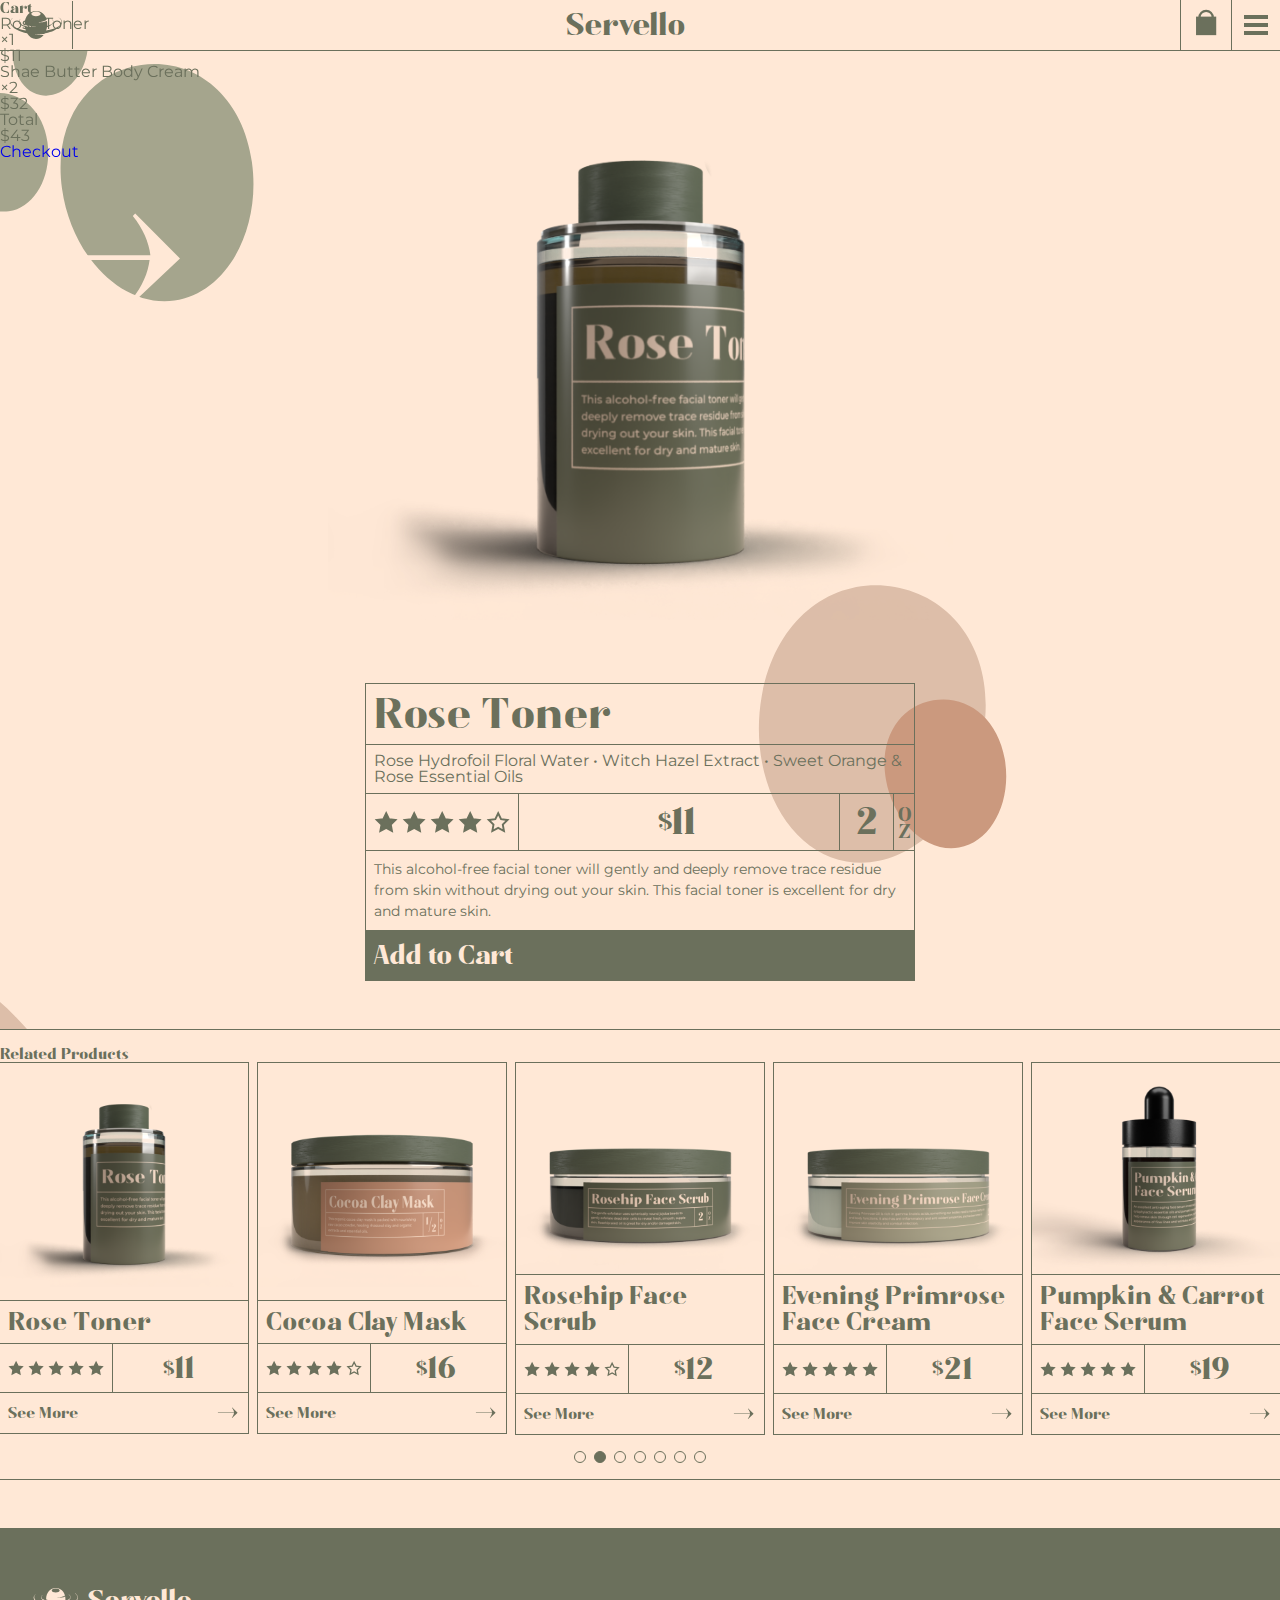
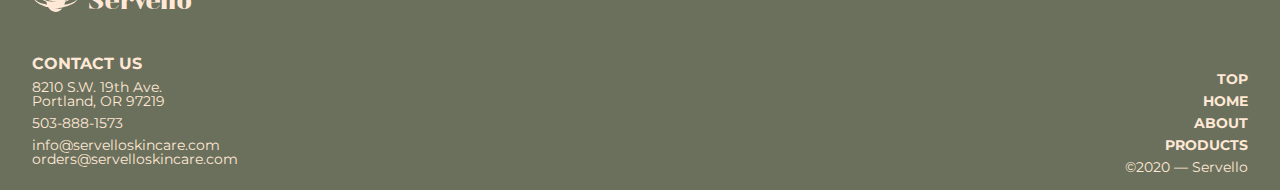
<file: product/rose-toner.html>
<!doctype html>
<html lang="en">
    <head>
        <meta charset="utf-8">
        <title>SERVELLO | Rose Toner</title>
        <meta name="viewport" content="width=device-width, initial-scale=1">

        <link rel="preconnect" href="https://fonts.gstatic.com">
        <link href="https://fonts.googleapis.com/css2?family=Montserrat:ital,wght@0,500;0,700;1,500&display=swap" rel="stylesheet">
        <link rel="stylesheet" href="../CSS/fonts.css">

        <link href="https://rossdanielconover.com/UTILS/debug-tool/debug-tools.css" rel="stylesheet">

        <link rel="stylesheet" href="../CSS/animations.css">
        <link rel="stylesheet" href="../CSS/variables.css">
        <link rel="stylesheet" href="../CSS/styles.css">
    </head>
    <body class='product-page'>
      <!-- NAVIGATION -->
      <div class='nav-wrapper'>
        <nav class='top'>
          <div class='mobile'>
            <a class='logo' href='https://rossdanielconover.com/SERVELLO/index.html'>
              <img src='../MEDIA/LOGOS/logo-olive.svg' />
              <span class='name'>Servello</span>
            </a>
            <div class='logo-name'><p>Servello</p></div>
            <div class='buttons'>
              <button class='cart'>
                <img src='../MEDIA/ICONS/cart-icon.svg'/>
              </button> 
              <button class='mobile-menu'>
                <div class='rect'></div><div class='rect'></div><div class='rect'></div>
              </button>
            </div>
          </div>
        </nav>
        <nav class='hidden-side' data-state='inactive'>
          <ul>
            <li><a href='htpss://rossdanielconover.com/SERVELLO/index.html'>Home</a></li>
            <li><a href='#about'>About</a></li>
            <li><a href='https://rossdanielconover.com/SERVELLO/storefront.html'>Products</a>
              <ul class='products'>
                <li><a href='https://rossdanielconover.com/SERVELLO/storefront.html?filter=face'>Face</a></li>
                <li><a href='https://rossdanielconover.com/SERVELLO/storefront.html?filter=aromatherapy'>Aromatherapy</a></li>
                <li><a href='https://rossdanielconover.com/SERVELLO/storefront.html?filter=bathBody'>Bath &amp; Body</a></li>
                <li><a href='https://rossdanielconover.com/SERVELLO/storefront.html?filter=hands'>Hands</a></li>
                <li><a href='https://rossdanielconover.com/SERVELLO/storefront.html?filter=lips'>Lips</a></li>
                <li><a href='https://rossdanielconover.com/SERVELLO/storefront.html?filter=home'>Home</a></li>
              </ul>
            </li>
            <li><a href='#'>Contact</a></li>
          </ul>
          <ul class='socials'>
            <li><a href='#'><img src='../MEDIA/ICONS/twitter-icon-olive.svg'/></a></li>
            <li><a href='#'><img src='../MEDIA/ICONS/instagram-icon-olive.svg'/></a></li>
            <li><a href='#'><img src='../MEDIA/ICONS/linkedin-icon-olive.svg'/></a></li>
            <li><a href='#'><img src='../MEDIA/ICONS/twitter-icon-olive.svg'/></a></li>
          </ul>
        </nav>
        <nav class='popup-cart' data-state='hide'>
          <h2>Cart</h2>
          <ul>
            <li class='cart-product'>
              <h3>Rose Toner</h3>
              <div class='right'>
                <p class='count'><span class='symbol'>&times;</span>1</p>
                <p class='cost'><span class='symbol'>$</span>11</p>
              </div>
            </li>
            <li class='cart-product'>
              <h3>Shae Butter Body Cream</h3>
              <div class='right'>
                <p class='count'><span class='symbol'>&times;</span>2</p>
                <p class='cost'><span class='symbol'>$</span>32</p>
              </div>
            </li>
          </ul>
          <div class='total'><p>Total</p><p class='cost'><span class='symbol'>$</span>43</p></div>
          <a href='#' class='checkout'><span>Checkout</span><img src='../MEDIA/ICONS/arrow-right-icon-champagne.svg'/></a>
        </nav>
      </div>

      <!-- HERO -->
      <section id='hero' class='hero'><div class='content-wrap'>
          <h1 class='screen-reader-only'>Servello</h1>
          <div class='big-hero-blobs'>
            <svg xmlns='http://www.w3.org/2000/svg' viewbox='0 0 100 100' class='blob' data-offset='.1'><path class="st0" d="M87.8,47.4C87.8,74,71,96.8,50.3,96.8S12.9,74,12.9,47.4S29.7,3.9,50.3,3.9S87.8,20.8,87.8,47.4z"/></svg>
          </div>
          <div class='wrap'>
          <div class='some-blobs'>
            <svg xmlns='http://www.w3.org/2000/svg' viewbox='0 0 100 100' class='blob' data-offset='.9'><path class="st0" d="M87.8,47.4C87.8,74,71,96.8,50.3,96.8S12.9,74,12.9,47.4S29.7,3.9,50.3,3.9S87.8,20.8,87.8,47.4z"/></svg>
            <svg xmlns='http://www.w3.org/2000/svg' viewbox='0 0 100 100' class='blob' data-offset='.9'><path class="st0" d="M87.8,47.4C87.8,74,71,96.8,50.3,96.8S12.9,74,12.9,47.4S29.7,3.9,50.3,3.9S87.8,20.8,87.8,47.4z"/></svg>
            <svg xmlns='http://www.w3.org/2000/svg' viewbox='0 0 100 100' class='blob' data-offset='.9'><path class="st0" d="M87.8,47.4C87.8,74,71,96.8,50.3,96.8S12.9,74,12.9,47.4S29.7,3.9,50.3,3.9S87.8,20.8,87.8,47.4z"/></svg>
          </div>
          <div class='img-wrap'>
            <img src='../MEDIA/PRODUCTS/RoseToner-Product-Image.png' />
          </div>
          <div class='bordered-block full'>
            <svg xmlns='http://www.w3.org/2000/svg' viewbox='0 0 100 100' class='blob' data-offset='.15'><path class="st0" d="M87.8,47.4C87.8,74,71,96.8,50.3,96.8S12.9,74,12.9,47.4S29.7,3.9,50.3,3.9S87.8,20.8,87.8,47.4z"/></svg>
            <svg xmlns='http://www.w3.org/2000/svg' viewbox='0 0 100 100' class='blob' data-offset='.2'><path class="st0" d="M87.8,47.4C87.8,74,71,96.8,50.3,96.8S12.9,74,12.9,47.4S29.7,3.9,50.3,3.9S87.8,20.8,87.8,47.4z"/></svg>
            <div class='row'> <h2>Rose Toner</h2> </div>
            <div class='row'>
              <p class='ingredients'>Rose Hydrofoil Floral Water &bull; Witch Hazel Extract &bull; Sweet Orange &amp; Rose Essential Oils</p>
            </div>
            <div class='row'>
              <div class='rating'>
                <img src='../MEDIA/ICONS/rating-star-fill.svg'/><img src='../MEDIA/ICONS/rating-star-fill.svg'/><img src='../MEDIA/ICONS/rating-star-fill.svg'/><img src='../MEDIA/ICONS/rating-star-fill.svg'/><img src='../MEDIA/ICONS/rating-star-line.svg'/>
              </div>
              <p class='price'><span class='sign'>$</span><span class='number'>11</span></p>
              <p class='pieces'><span class='number'>2</span><span class='unit'>oz</span></p>
            </div>
            <div class='row'>
              <p class='description'>
                This alcohol-free facial toner will gently and deeply remove trace residue from skin without drying out your skin. This facial toner is excellent for dry and mature skin.
              </p>
            </div>
            <div class='row'>
              <button class='to-cart'>
                <span>Add&nbsp;to&nbsp;Cart</span>
              </button>
            </div>
          </div>
        </div>
      </div></section>

      <section id='featured-products' class='featured-products'><div class='content-wrap'>
        <h2>Related Products</h2>
        <div id='featured-carousel' class='carousel'> <div class='slide-wrap'>
          <div class='carousel-slide'>
            <div class='bordered-block mini'>
              <div class='row'><img class='product-img' src='../MEDIA/PRODUCTS/ShaeButterBodyCream-Product-Image.png' /></div>
              <div class='row'> <h3>Shea Butter Body Cream</h3> </div>
              <div class='row'>
                <div class='rating'>
                  <img src='../MEDIA/ICONS/rating-star-fill.svg'/><img src='../MEDIA/ICONS/rating-star-fill.svg'/><img src='../MEDIA/ICONS/rating-star-fill.svg'/><img src='../MEDIA/ICONS/rating-star-fill.svg'/><img src='../MEDIA/ICONS/rating-star-line.svg'/>
                </div>
                <p class='price'><span class='sign'>$</span><span class='number'>13</span></p>
              </div>
              <div class='row'>
                <a class='arrowed' href='#'>
                  <span>See&nbsp;More</span>
                  <img src='../MEDIA/ICONS/arrow-right-icon-olive.svg'/>
                </a>
              </div>
            </div>
          </div>
          <div class='carousel-slide'>
            <div class='bordered-block mini'>
              <div class='row'><img class='product-img one-liner' src='../MEDIA/PRODUCTS/RoseToner-Product-Image.png' /></div>
              <div class='row'> <h3>Rose Toner</h3> </div>
              <div class='row'>
                <div class='rating'>
                  <img src='../MEDIA/ICONS/rating-star-fill.svg'/><img src='../MEDIA/ICONS/rating-star-fill.svg'/><img src='../MEDIA/ICONS/rating-star-fill.svg'/><img src='../MEDIA/ICONS/rating-star-fill.svg'/><img src='../MEDIA/ICONS/rating-star-fill.svg'/>
                </div>
                <p class='price'><span class='sign'>$</span><span class='number'>11</span></p>
              </div>
              <div class='row'>
                <a class='arrowed' href='#'>
                  <span>See&nbsp;More</span>
                  <img src='../MEDIA/ICONS/arrow-right-icon-olive.svg'/>
                </a>
              </div>
            </div>
          </div>
          <div class='carousel-slide'>
            <div class='bordered-block mini'>
              <div class='row'><img class='product-img one-liner' src='../MEDIA/PRODUCTS/CocoaClayMask-Product-Image.png' /></div>
              <div class='row'> <h3>Cocoa Clay Mask</h3> </div>
              <div class='row'>
                <div class='rating'>
                  <img src='../MEDIA/ICONS/rating-star-fill.svg'/><img src='../MEDIA/ICONS/rating-star-fill.svg'/><img src='../MEDIA/ICONS/rating-star-fill.svg'/><img src='../MEDIA/ICONS/rating-star-fill.svg'/><img src='../MEDIA/ICONS/rating-star-line.svg'/>
                </div>
                <p class='price'><span class='sign'>$</span><span class='number'>16</span></p>
              </div>
              <div class='row'>
                <a class='arrowed' href='#'>
                  <span>See&nbsp;More</span>
                  <img src='../MEDIA/ICONS/arrow-right-icon-olive.svg'/>
                </a>
              </div>
            </div>
          </div>
          <div class='carousel-slide'>
            <div class='bordered-block mini'>
              <div class='row'><img class='product-img' src='../MEDIA/PRODUCTS/RosehipFaceScrub-Product-Image.png' /></div>
              <div class='row'> <h3>Rosehip Face Scrub</h3> </div>
              <div class='row'>
                <div class='rating'>
                  <img src='../MEDIA/ICONS/rating-star-fill.svg'/><img src='../MEDIA/ICONS/rating-star-fill.svg'/><img src='../MEDIA/ICONS/rating-star-fill.svg'/><img src='../MEDIA/ICONS/rating-star-fill.svg'/><img src='../MEDIA/ICONS/rating-star-line.svg'/>
                </div>
                <p class='price'><span class='sign'>$</span><span class='number'>12</span></p>
              </div>
              <div class='row'>
                <a class='arrowed' href='#'>
                  <span>See&nbsp;More</span>
                  <img src='../MEDIA/ICONS/arrow-right-icon-olive.svg'/>
                </a>
              </div>
            </div>
          </div>
          <div class='carousel-slide'>
            <div class='bordered-block mini'>
              <div class='row'><img class='product-img' src='../MEDIA/PRODUCTS/EveningPrimroseFaceCream-Product-Image.png' /></div>
              <div class='row'> <h3>Evening Primrose Face Cream</h3> </div>
              <div class='row'>
                <div class='rating'>
                  <img src='../MEDIA/ICONS/rating-star-fill.svg'/><img src='../MEDIA/ICONS/rating-star-fill.svg'/><img src='../MEDIA/ICONS/rating-star-fill.svg'/><img src='../MEDIA/ICONS/rating-star-fill.svg'/><img src='../MEDIA/ICONS/rating-star-fill.svg'/>
                </div>
                <p class='price'><span class='sign'>$</span><span class='number'>21</span></p>
              </div>
              <div class='row'>
                <a class='arrowed' href='#'>
                  <span>See&nbsp;More</span>
                  <img src='../MEDIA/ICONS/arrow-right-icon-olive.svg'/>
                </a>
              </div>
            </div>
          </div>
          <div class='carousel-slide'>
            <div class='bordered-block mini'>
              <div class='row'><img class='product-img' src='../MEDIA/PRODUCTS/PumpkinFaceSerum-Product-Image.png' /></div>
              <div class='row'> <h3>Pumpkin &amp; Carrot Face Serum</h3> </div>
              <div class='row'>
                <div class='rating'>
                  <img src='../MEDIA/ICONS/rating-star-fill.svg'/><img src='../MEDIA/ICONS/rating-star-fill.svg'/><img src='../MEDIA/ICONS/rating-star-fill.svg'/><img src='../MEDIA/ICONS/rating-star-fill.svg'/><img src='../MEDIA/ICONS/rating-star-fill.svg'/>
                </div>
                <p class='price'><span class='sign'>$</span><span class='number'>19</span></p>
              </div>
              <div class='row'>
                <a class='arrowed' href='#'>
                  <span>See&nbsp;More</span>
                  <img src='../MEDIA/ICONS/arrow-right-icon-olive.svg'/>
                </a>
              </div>
            </div>
          </div>
          <div class='carousel-slide'>
            <div class='bordered-block mini'>
              <div class='row'><img class='product-img' src='../MEDIA/PRODUCTS/WakeUpEyeCream-Product-Image.png' /></div>
              <div class='row'> <h3>Wake Up Eye Cream</h3> </div>
              <div class='row'>
                <div class='rating'>
                  <img src='../MEDIA/ICONS/rating-star-fill.svg'/><img src='../MEDIA/ICONS/rating-star-fill.svg'/><img src='../MEDIA/ICONS/rating-star-fill.svg'/><img src='../MEDIA/ICONS/rating-star-fill.svg'/><img src='../MEDIA/ICONS/rating-star-fill.svg'/>
                </div>
                <p class='price'><span class='sign'>$</span><span class='number'>19</span></p>
              </div>
              <div class='row'>
                <a class='arrowed' href='#'>
                  <span>See&nbsp;More</span>
                  <img src='../MEDIA/ICONS/arrow-right-icon-olive.svg'/>
                </a>
              </div>
            </div>
          </div>
        </div> <ul class='carousel-dots'><li></li><li></li><li></li><li></li><li></li><li></li><li></li></ul></div>
      </div></section>

      <footer>
        <div class='left'>
          <div class='logo'><img src='../MEDIA/LOGOS/logo-champagne.svg' /><p>Servello</p></div>
          <div class='contact'>
            <h2>Contact Us</h2>
            <ul>
              <li>8210 S.W. 19th Ave.<br>Portland, OR 97219</li>
              <li>503-888-1573</li>
              <li>info@servelloskincare.com<br>orders@servelloskincare.com</li>
            </ul>
            <ul class='socials'>
              <li><a href='#'></a></li>
              <li><a href='#'></a></li>
              <li><a href='#'></a></li>
              <li><a href='#'></a></li>
            </ul>
          </div>
        </div>
        <div class='right'>
          <ul class='footer-link-list'>
            <li><a href='#'>Top</a></li>
            <li><a href='#'>Home</a></li>
            <li><a href='#'>About</a></li>
            <li><a href='#'>Products</a></li>
          </ul>
          <p class='copy'>&copy;2020 &mdash; Servello</p>
        </div>
      </footer>

      <!-- SCRIPTS -->
      <script type='text/javascript' src='https://rossdanielconover.com/UTILS/debug-tool/DEBUGTOOL.js'></script>
      <script type='text/javascript' src='../JS/utils.js'></script>
      <script type='text/javascript' src='../JS/scripts.js'></script>
    </body>
</html>
</file>
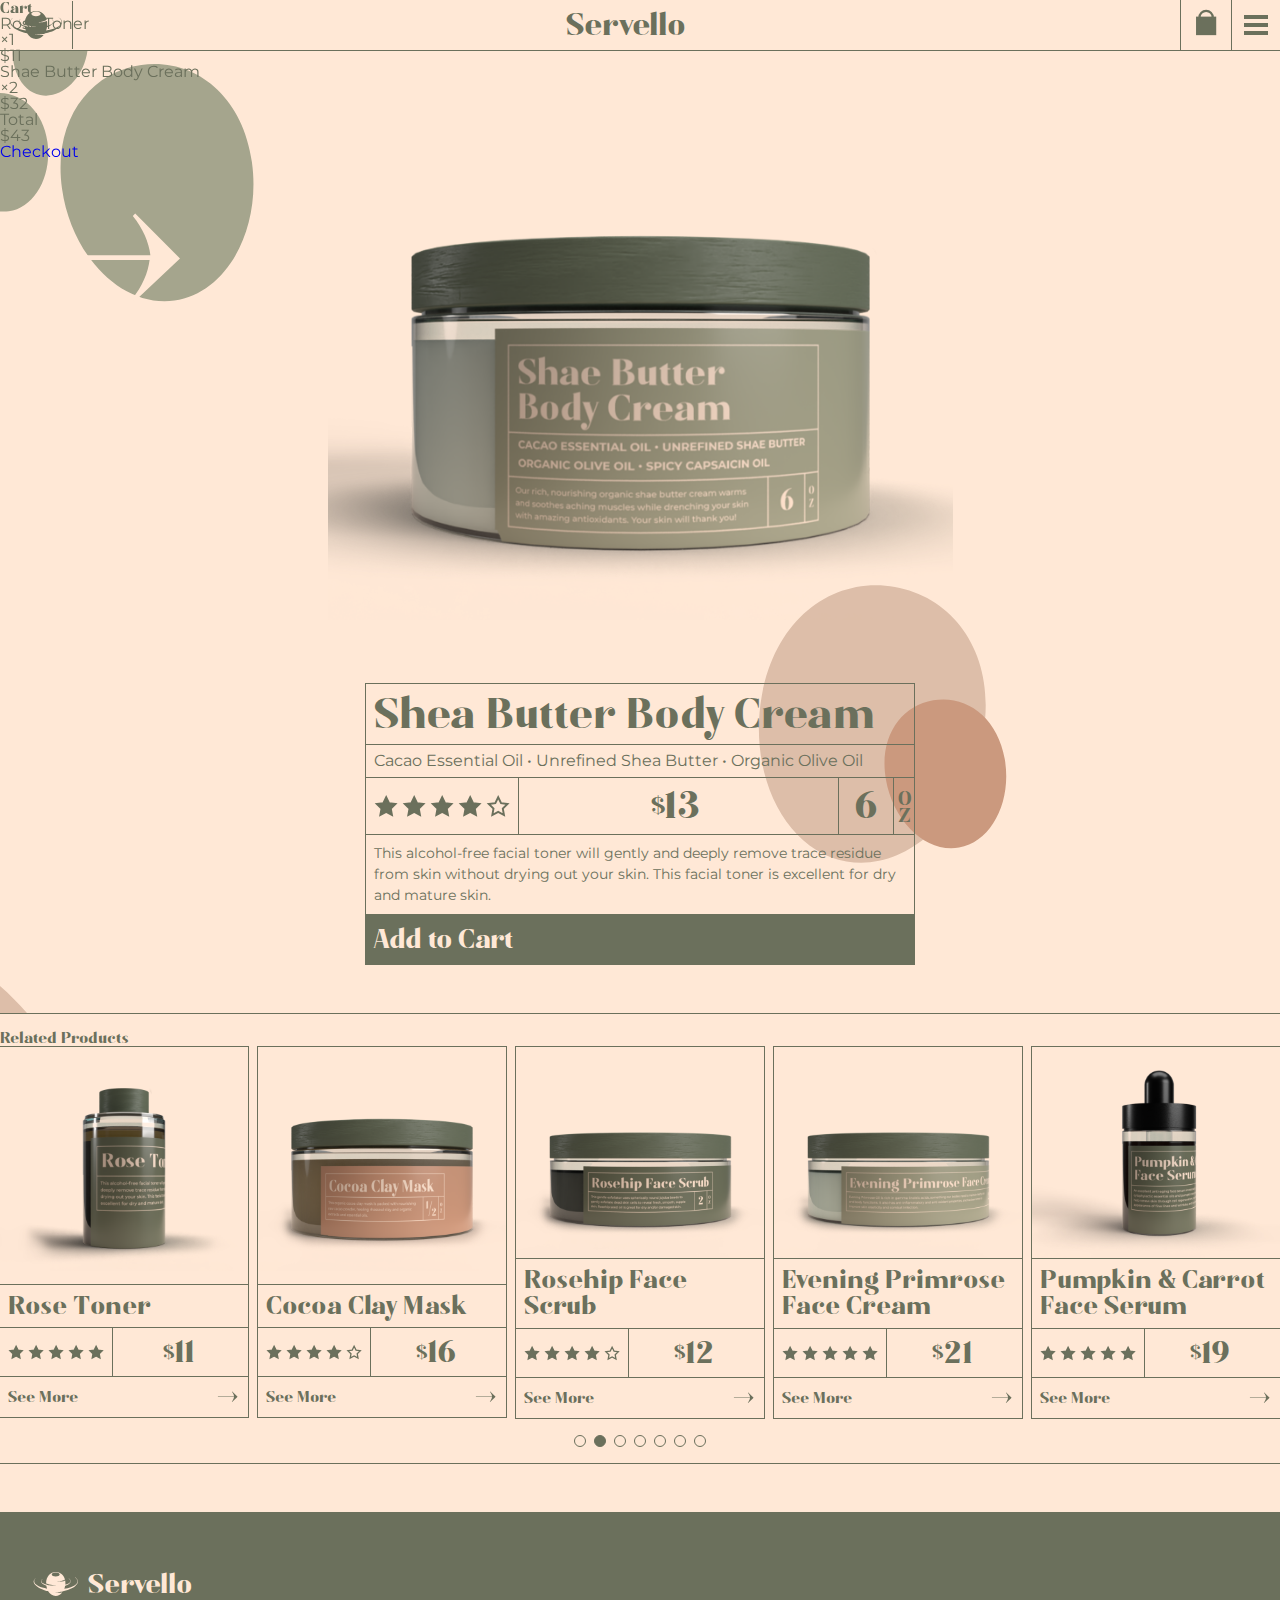
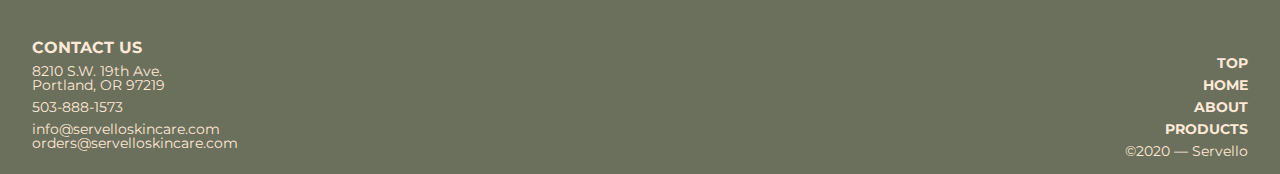
<file: product/shae-butter-body-cream.html>
<!doctype html>
<html lang="en">
    <head>
        <meta charset="utf-8">
        <title>SERVELLO | Shea Butter Body Cream</title>
        <meta name="viewport" content="width=device-width, initial-scale=1">

        <link rel="preconnect" href="https://fonts.gstatic.com">
        <link href="https://fonts.googleapis.com/css2?family=Montserrat:ital,wght@0,500;0,700;1,500&display=swap" rel="stylesheet">
        <link rel="stylesheet" href="../CSS/fonts.css">

        <link href="https://rossdanielconover.com/UTILS/debug-tool/debug-tools.css" rel="stylesheet">

        <link rel="stylesheet" href="../CSS/animations.css">
        <link rel="stylesheet" href="../CSS/variables.css">
        <link rel="stylesheet" href="../CSS/styles.css">
    </head>
    <body class='product-page'>
      <!-- NAVIGATION -->
      <div class='nav-wrapper'>
        <nav class='top'>
          <div class='mobile'>
            <a class='logo' href='https://rossdanielconover.com/SERVELLO/index.html'>
              <img src='../MEDIA/LOGOS/logo-olive.svg' />
              <span class='name'>Servello</span>
            </a>
            <div class='logo-name'><p>Servello</p></div>
            <div class='buttons'>
              <button class='cart'>
                <img src='../MEDIA/ICONS/cart-icon.svg'/>
              </button> 
              <button class='mobile-menu'>
                <div class='rect'></div><div class='rect'></div><div class='rect'></div>
              </button>
            </div>
          </div>
        </nav>
        <nav class='hidden-side' data-state='inactive'>
          <ul>
            <li><a href='htpss://rossdanielconover.com/SERVELLO/index.html'>Home</a></li>
            <li><a href='#about'>About</a></li>
            <li><a href='https://rossdanielconover.com/SERVELLO/storefront.html'>Products</a>
              <ul class='products'>
                <li><a href='https://rossdanielconover.com/SERVELLO/storefront.html?filter=face'>Face</a></li>
                <li><a href='https://rossdanielconover.com/SERVELLO/storefront.html?filter=aromatherapy'>Aromatherapy</a></li>
                <li><a href='https://rossdanielconover.com/SERVELLO/storefront.html?filter=bathBody'>Bath &amp; Body</a></li>
                <li><a href='https://rossdanielconover.com/SERVELLO/storefront.html?filter=hands'>Hands</a></li>
                <li><a href='https://rossdanielconover.com/SERVELLO/storefront.html?filter=lips'>Lips</a></li>
                <li><a href='https://rossdanielconover.com/SERVELLO/storefront.html?filter=home'>Home</a></li>
              </ul>
            </li>
            <li><a href='#'>Contact</a></li>
          </ul>
          <ul class='socials'>
            <li><a href='#'><img src='../MEDIA/ICONS/twitter-icon-olive.svg'/></a></li>
            <li><a href='#'><img src='../MEDIA/ICONS/instagram-icon-olive.svg'/></a></li>
            <li><a href='#'><img src='../MEDIA/ICONS/linkedin-icon-olive.svg'/></a></li>
            <li><a href='#'><img src='../MEDIA/ICONS/twitter-icon-olive.svg'/></a></li>
          </ul>
        </nav>
        <nav class='popup-cart' data-state='hide'>
          <h2>Cart</h2>
          <ul>
            <li class='cart-product'>
              <h3>Rose Toner</h3>
              <div class='right'>
                <p class='count'><span class='symbol'>&times;</span>1</p>
                <p class='cost'><span class='symbol'>$</span>11</p>
              </div>
            </li>
            <li class='cart-product'>
              <h3>Shae Butter Body Cream</h3>
              <div class='right'>
                <p class='count'><span class='symbol'>&times;</span>2</p>
                <p class='cost'><span class='symbol'>$</span>32</p>
              </div>
            </li>
          </ul>
          <div class='total'><p>Total</p><p class='cost'><span class='symbol'>$</span>43</p></div>
          <a href='#' class='checkout'><span>Checkout</span><img src='../MEDIA/ICONS/arrow-right-icon-champagne.svg'/></a>
        </nav>
      </div>

      <!-- HERO -->
      <section id='hero' class='hero'><div class='content-wrap'>
          <h1 class='screen-reader-only'>Servello</h1>
          <div class='big-hero-blobs'>
            <svg xmlns='http://www.w3.org/2000/svg' viewbox='0 0 100 100' class='blob' data-offset='.1'><path class="st0" d="M87.8,47.4C87.8,74,71,96.8,50.3,96.8S12.9,74,12.9,47.4S29.7,3.9,50.3,3.9S87.8,20.8,87.8,47.4z"/></svg>
          </div>
          <div class='wrap'>
          <div class='some-blobs'>
            <svg xmlns='http://www.w3.org/2000/svg' viewbox='0 0 100 100' class='blob' data-offset='.9'><path class="st0" d="M87.8,47.4C87.8,74,71,96.8,50.3,96.8S12.9,74,12.9,47.4S29.7,3.9,50.3,3.9S87.8,20.8,87.8,47.4z"/></svg>
            <svg xmlns='http://www.w3.org/2000/svg' viewbox='0 0 100 100' class='blob' data-offset='.9'><path class="st0" d="M87.8,47.4C87.8,74,71,96.8,50.3,96.8S12.9,74,12.9,47.4S29.7,3.9,50.3,3.9S87.8,20.8,87.8,47.4z"/></svg>
            <svg xmlns='http://www.w3.org/2000/svg' viewbox='0 0 100 100' class='blob' data-offset='.9'><path class="st0" d="M87.8,47.4C87.8,74,71,96.8,50.3,96.8S12.9,74,12.9,47.4S29.7,3.9,50.3,3.9S87.8,20.8,87.8,47.4z"/></svg>
          </div>
          <div class='img-wrap'>
            <img src='../MEDIA/PRODUCTS/ShaeButterBodyCream-Product-Image.png' />
          </div>
          <div class='bordered-block full'>
            <svg xmlns='http://www.w3.org/2000/svg' viewbox='0 0 100 100' class='blob' data-offset='.15'><path class="st0" d="M87.8,47.4C87.8,74,71,96.8,50.3,96.8S12.9,74,12.9,47.4S29.7,3.9,50.3,3.9S87.8,20.8,87.8,47.4z"/></svg>
            <svg xmlns='http://www.w3.org/2000/svg' viewbox='0 0 100 100' class='blob' data-offset='.2'><path class="st0" d="M87.8,47.4C87.8,74,71,96.8,50.3,96.8S12.9,74,12.9,47.4S29.7,3.9,50.3,3.9S87.8,20.8,87.8,47.4z"/></svg>
            <div class='row'> <h2>Shea Butter Body Cream</h2> </div>
            <div class='row'>
              <p class='ingredients'>Cacao Essential Oil &bull; Unrefined Shea Butter &bull; Organic&nbsp;Olive&nbsp;Oil</p>
            </div>
            <div class='row'>
              <div class='rating'>
                <img src='../MEDIA/ICONS/rating-star-fill.svg'/><img src='../MEDIA/ICONS/rating-star-fill.svg'/><img src='../MEDIA/ICONS/rating-star-fill.svg'/><img src='../MEDIA/ICONS/rating-star-fill.svg'/><img src='../MEDIA/ICONS/rating-star-line.svg'/>
              </div>
              <p class='price'><span class='sign'>$</span><span class='number'>13</span></p>
              <p class='pieces'><span class='number'>6</span><span class='unit'>oz</span></p>
            </div>
            <div class='row'>
              <p class='description'>
                This alcohol-free facial toner will gently and deeply remove trace residue from skin without drying out your skin. This facial toner is excellent for dry and mature skin.
              </p>
            </div>
            <div class='row'>
              <button class='to-cart'>
                <span>Add&nbsp;to&nbsp;Cart</span>
              </button>
            </div>
          </div>
        </div>
      </div></section>

      <section id='featured-products' class='featured-products'><div class='content-wrap'>
        <h2>Related Products</h2>
        <div id='featured-carousel' class='carousel'> <div class='slide-wrap'>
          <div class='carousel-slide'>
            <div class='bordered-block mini'>
              <div class='row'><img class='product-img' src='../MEDIA/PRODUCTS/ShaeButterBodyCream-Product-Image.png' /></div>
              <div class='row'> <h3>Shea Butter Body Cream</h3> </div>
              <div class='row'>
                <div class='rating'>
                  <img src='../MEDIA/ICONS/rating-star-fill.svg'/><img src='../MEDIA/ICONS/rating-star-fill.svg'/><img src='../MEDIA/ICONS/rating-star-fill.svg'/><img src='../MEDIA/ICONS/rating-star-fill.svg'/><img src='../MEDIA/ICONS/rating-star-line.svg'/>
                </div>
                <p class='price'><span class='sign'>$</span><span class='number'>13</span></p>
              </div>
              <div class='row'>
                <a class='arrowed' href='#'>
                  <span>See&nbsp;More</span>
                  <img src='../MEDIA/ICONS/arrow-right-icon-olive.svg'/>
                </a>
              </div>
            </div>
          </div>
          <div class='carousel-slide'>
            <div class='bordered-block mini'>
              <div class='row'><img class='product-img one-liner' src='../MEDIA/PRODUCTS/RoseToner-Product-Image.png' /></div>
              <div class='row'> <h3>Rose Toner</h3> </div>
              <div class='row'>
                <div class='rating'>
                  <img src='../MEDIA/ICONS/rating-star-fill.svg'/><img src='../MEDIA/ICONS/rating-star-fill.svg'/><img src='../MEDIA/ICONS/rating-star-fill.svg'/><img src='../MEDIA/ICONS/rating-star-fill.svg'/><img src='../MEDIA/ICONS/rating-star-fill.svg'/>
                </div>
                <p class='price'><span class='sign'>$</span><span class='number'>11</span></p>
              </div>
              <div class='row'>
                <a class='arrowed' href='#'>
                  <span>See&nbsp;More</span>
                  <img src='../MEDIA/ICONS/arrow-right-icon-olive.svg'/>
                </a>
              </div>
            </div>
          </div>
          <div class='carousel-slide'>
            <div class='bordered-block mini'>
              <div class='row'><img class='product-img one-liner' src='../MEDIA/PRODUCTS/CocoaClayMask-Product-Image.png' /></div>
              <div class='row'> <h3>Cocoa Clay Mask</h3> </div>
              <div class='row'>
                <div class='rating'>
                  <img src='../MEDIA/ICONS/rating-star-fill.svg'/><img src='../MEDIA/ICONS/rating-star-fill.svg'/><img src='../MEDIA/ICONS/rating-star-fill.svg'/><img src='../MEDIA/ICONS/rating-star-fill.svg'/><img src='../MEDIA/ICONS/rating-star-line.svg'/>
                </div>
                <p class='price'><span class='sign'>$</span><span class='number'>16</span></p>
              </div>
              <div class='row'>
                <a class='arrowed' href='#'>
                  <span>See&nbsp;More</span>
                  <img src='../MEDIA/ICONS/arrow-right-icon-olive.svg'/>
                </a>
              </div>
            </div>
          </div>
          <div class='carousel-slide'>
            <div class='bordered-block mini'>
              <div class='row'><img class='product-img' src='../MEDIA/PRODUCTS/RosehipFaceScrub-Product-Image.png' /></div>
              <div class='row'> <h3>Rosehip Face Scrub</h3> </div>
              <div class='row'>
                <div class='rating'>
                  <img src='../MEDIA/ICONS/rating-star-fill.svg'/><img src='../MEDIA/ICONS/rating-star-fill.svg'/><img src='../MEDIA/ICONS/rating-star-fill.svg'/><img src='../MEDIA/ICONS/rating-star-fill.svg'/><img src='../MEDIA/ICONS/rating-star-line.svg'/>
                </div>
                <p class='price'><span class='sign'>$</span><span class='number'>12</span></p>
              </div>
              <div class='row'>
                <a class='arrowed' href='#'>
                  <span>See&nbsp;More</span>
                  <img src='../MEDIA/ICONS/arrow-right-icon-olive.svg'/>
                </a>
              </div>
            </div>
          </div>
          <div class='carousel-slide'>
            <div class='bordered-block mini'>
              <div class='row'><img class='product-img' src='../MEDIA/PRODUCTS/EveningPrimroseFaceCream-Product-Image.png' /></div>
              <div class='row'> <h3>Evening Primrose Face Cream</h3> </div>
              <div class='row'>
                <div class='rating'>
                  <img src='../MEDIA/ICONS/rating-star-fill.svg'/><img src='../MEDIA/ICONS/rating-star-fill.svg'/><img src='../MEDIA/ICONS/rating-star-fill.svg'/><img src='../MEDIA/ICONS/rating-star-fill.svg'/><img src='../MEDIA/ICONS/rating-star-fill.svg'/>
                </div>
                <p class='price'><span class='sign'>$</span><span class='number'>21</span></p>
              </div>
              <div class='row'>
                <a class='arrowed' href='#'>
                  <span>See&nbsp;More</span>
                  <img src='../MEDIA/ICONS/arrow-right-icon-olive.svg'/>
                </a>
              </div>
            </div>
          </div>
          <div class='carousel-slide'>
            <div class='bordered-block mini'>
              <div class='row'><img class='product-img' src='../MEDIA/PRODUCTS/PumpkinFaceSerum-Product-Image.png' /></div>
              <div class='row'> <h3>Pumpkin &amp; Carrot Face Serum</h3> </div>
              <div class='row'>
                <div class='rating'>
                  <img src='../MEDIA/ICONS/rating-star-fill.svg'/><img src='../MEDIA/ICONS/rating-star-fill.svg'/><img src='../MEDIA/ICONS/rating-star-fill.svg'/><img src='../MEDIA/ICONS/rating-star-fill.svg'/><img src='../MEDIA/ICONS/rating-star-fill.svg'/>
                </div>
                <p class='price'><span class='sign'>$</span><span class='number'>19</span></p>
              </div>
              <div class='row'>
                <a class='arrowed' href='#'>
                  <span>See&nbsp;More</span>
                  <img src='../MEDIA/ICONS/arrow-right-icon-olive.svg'/>
                </a>
              </div>
            </div>
          </div>
          <div class='carousel-slide'>
            <div class='bordered-block mini'>
              <div class='row'><img class='product-img' src='../MEDIA/PRODUCTS/WakeUpEyeCream-Product-Image.png' /></div>
              <div class='row'> <h3>Wake Up Eye Cream</h3> </div>
              <div class='row'>
                <div class='rating'>
                  <img src='../MEDIA/ICONS/rating-star-fill.svg'/><img src='../MEDIA/ICONS/rating-star-fill.svg'/><img src='../MEDIA/ICONS/rating-star-fill.svg'/><img src='../MEDIA/ICONS/rating-star-fill.svg'/><img src='../MEDIA/ICONS/rating-star-fill.svg'/>
                </div>
                <p class='price'><span class='sign'>$</span><span class='number'>19</span></p>
              </div>
              <div class='row'>
                <a class='arrowed' href='#'>
                  <span>See&nbsp;More</span>
                  <img src='../MEDIA/ICONS/arrow-right-icon-olive.svg'/>
                </a>
              </div>
            </div>
          </div>
        </div> <ul class='carousel-dots'><li></li><li></li><li></li><li></li><li></li><li></li><li></li></ul></div>
      </div></section>

      <footer>
        <div class='left'>
          <div class='logo'><img src='../MEDIA/LOGOS/logo-champagne.svg' /><p>Servello</p></div>
          <div class='contact'>
            <h2>Contact Us</h2>
            <ul>
              <li>8210 S.W. 19th Ave.<br>Portland, OR 97219</li>
              <li>503-888-1573</li>
              <li>info@servelloskincare.com<br>orders@servelloskincare.com</li>
            </ul>
            <ul class='socials'>
              <li><a href='#'></a></li>
              <li><a href='#'></a></li>
              <li><a href='#'></a></li>
              <li><a href='#'></a></li>
            </ul>
          </div>
        </div>
        <div class='right'>
          <ul class='footer-link-list'>
            <li><a href='#'>Top</a></li>
            <li><a href='#'>Home</a></li>
            <li><a href='#'>About</a></li>
            <li><a href='#'>Products</a></li>
          </ul>
          <p class='copy'>&copy;2020 &mdash; Servello</p>
        </div>
      </footer>

      <!-- SCRIPTS -->
      <script type='text/javascript' src='https://rossdanielconover.com/UTILS/debug-tool/DEBUGTOOL.js'></script>
      <script type='text/javascript' src='../JS/utils.js'></script>
      <script type='text/javascript' src='../JS/scripts.js'></script>
    </body>
</html>
</file>
<file: CSS/fonts.css>
@font-face{
  font-family: Matao;
  src: url(../FONTS/Matao_Serif.otf);
}
</file>
<file: CSS/animations.css>
@keyframes blobbleOne{
    0%{ transform: scale(1) rotate(10deg) skewX(0deg) }
   50%{ transform: scale(1.125) rotate(8deg) skewX(4deg) translateY(4px) }
  100%{ transform: scale(1) rotate(10deg) skewX(0deg) }
}

@keyframes blobbleTwo{
  0%{ transform: scale(1) rotate(-10deg) skewX(0deg) }
 50%{ transform: scale(1.125) rotate(-7deg) skewX(2deg) translateY(-7px) }
100%{ transform: scale(1) rotate(-10deg) skewX(0deg) }
}
</file>
<file: CSS/variables.css>
:root{
  --olive: #6B705C;
  --artichoke: #A5A58D;
  --champagne: #FFE8D6;
  --pine: #DDBEA9;
  --pasta: #CB997E;
}
</file>
<file: CSS/styles.css>
/* http://meyerweb.com/eric/tools/css/reset/     v2.0 | 20110126    License: none (public domain) */  html, body, div, span, applet, object, iframe, h1, h2, h3, h4, h5, h6, p, blockquote, pre, a, abbr, acronym, address, big, cite, code, del, dfn, em, img, ins, kbd, q, s, samp, small, strike, strong, sub, sup, tt, var, b, u, i, center, dl, dt, dd, ol, ul, li, fieldset, form, label, legend, table, caption, tbody, tfoot, thead, tr, th, td, article, aside, canvas, details, embed,  figure, figcaption, footer, header, hgroup,  menu, nav, output, ruby, section, summary, time, mark, audio, video { margin: 0; padding: 0; border: 0; font-size: 100%; font: inherit; vertical-align: baseline; } /* HTML5 display-role reset for older browsers */ article, aside, details, figcaption, figure,  footer, header, hgroup, menu, nav, section { display: block; } body { line-height: 1; } ol, ul { list-style: none; } blockquote, q { quotes: none; } blockquote:before, blockquote:after, q:before, q:after { content: ''; content: none; } table { border-collapse: collapse; border-spacing: 0; } body *{box-sizing: border-box} html{ scroll-behavior: smooth }

/*:::::::::::::::::::::::::::::::::::::::::::::::::::::::::::::::::::::::::::::::::::::::::::::::::::::::::::::::
:::::::::::::::::::::::::::::::::::::::::::::::::::::::::::::::::::::::::::::::::::::::::::::::::::::::::::::::::
::::::::::::::::::::                                                                         ::::::::::::::::::::
::::::::::::::::::::  GENERAL                                                                ::::::::::::::::::::
::::::::::::::::::::                                                                         ::::::::::::::::::::
:::::::::::::::::::::::::::::::::::::::::::::::::::::::::::::::::::::::::::::::::::::::::::::::::::::::::::::::::
:::::::::::::::::::::::::::::::::::::::::::::::::::::::::::::::::::::::::::::::::::::::::::::::::::::::::::::::*/

body{
  background: var(--champagne);
  cursor: url('../MEDIA/ICONS/cursor-cirlce.png') 12 12, auto;
  
  font-family: 'Montserrat', sans-serif;
  color: var(--olive);
}

button{ font-size: 1rem }

body *{
  font-variant-ligatures: none;
}

h1,h2{
  font-family: 'Matao', serif;
}

a{ text-decoration: none }

.screen-reader-only{
  position: fixed;
  top: -100px; left: -100px;
  width: 0px; height: 0px;
  padding: 0px;
  opacity: 0;
}

a,button:hover{ cursor: url('../MEDIA/ICONS/cursor-cirlce-hover.png') 12 12, auto }

svg.blob{ transition: transform .5s linear;}

/*:::::::::::::::::::::::::::::::::::::::::::::::::::::::::::::::::::::::::::::::::::::::::::::::::::::::::::::::
:::::::::::::::::::::::::::::::::::::::::::::::::::::::::::::::::::::::::::::::::::::::::::::::::::::::::::::::::
::::::::::::::::::::                                                                         ::::::::::::::::::::
::::::::::::::::::::  NAVIGATION                                                             ::::::::::::::::::::
::::::::::::::::::::                                                                         ::::::::::::::::::::
:::::::::::::::::::::::::::::::::::::::::::::::::::::::::::::::::::::::::::::::::::::::::::::::::::::::::::::::::
:::::::::::::::::::::::::::::::::::::::::::::::::::::::::::::::::::::::::::::::::::::::::::::::::::::::::::::::*/

.nav-wrapper{}

nav{
  position: fixed;
  z-index: 999;
}

/* FOR QUERIES */
nav .mobile{ display: flex }
nav .desktop{ display: none }

/*:::::::::::::::::::::::::::::::::::::::::::::::::::::::::::::::::::::::::::::::::::::::::::::::::::::::::::::::
::::::::::::::::::::                                                                         ::::::::::::::::::::
::::::::::::::::::::  TOP                                                                    ::::::::::::::::::::
::::::::::::::::::::                                                                         ::::::::::::::::::::
:::::::::::::::::::::::::::::::::::::::::::::::::::::::::::::::::::::::::::::::::::::::::::::::::::::::::::::::*/

nav.top{
  top: 0; left: 0;
  width: 100%;
}

nav.top .logo{
  display: flex;
    align-items: center;
  color: var(--olive);
}

nav.top .name{
  font-family: 'Matao', serif;
}

/*:::::::::::::::::::::::::::::::::::::::::::::::::::::::::::::::::::::::::::::::::::::::::::::::::::::::::::::::
::::::::::::::::::::  MOBILE                                                                 ::::::::::::::::::::
:::::::::::::::::::::::::::::::::::::::::::::::::::::::::::::::::::::::::::::::::::::::::::::::::::::::::::::::*/

nav.top .mobile{
  /* FLEX */
    justify-content: space-between;
    align-items: stretch;
  width: 100%;
  border-bottom: 1px solid var(--olive);
  background: var(--champagne);
}


/*::::::::::::::::::  LOGO  ::::::::::::::::::*/

nav.top .mobile .logo img{
  height: 48px;
  padding: 8px;
  border-right: 1px solid var(--olive);
}

nav.top .mobile .logo .name{
  display: none;
}

nav.top .mobile .logo-name{
  display: flex;
  padding: 8px;
  font-family: 'Matao', serif;
  font-size: 2em;

  transform: translateY(1px);
}

/*::::::::::::::::::  LINK LIST  ::::::::::::::::::*/

nav.top .mobile ul.link-list{
  display: none;
  /* display: flex; */
  font-size: .8em;
  text-transform: uppercase;
}

nav.top .mobile ul.link-list li a{
  display: flex;
    flex-direction: column;
    justify-content: center;
    align-items: stretch;
  height: 100%;
  padding: 4px 8px 0 8px;
  color: var(--olive);
}

nav.top .mobile ul.link-list li a:hover{ text-decoration: underline }
nav.top .mobile ul.link-list li a:focus{ outline: none; font-weight: 700 }

/*::::::::::::::::::  NAV BUTTONS  ::::::::::::::::::*/

nav.top .buttons{
  display: flex;
}

nav.top .buttons button{
  background: none;
  border: none;
    border-left: 1px solid var(--olive);
}

nav.top button.cart img{
  height: 44px;
  padding: 8px;
}

nav.top button.mobile-menu{
  padding: 8px 12px;
}

nav.top button.mobile-menu .rect{
  width: 24px;
  height: 4px;
  background: var(--olive);
  margin-bottom: 4px;
}

nav.top button.mobile-menu .rect:last-of-type{
  margin-bottom: 0;
}

/*:::::::::::::::::::::::::::::::::::::::::::::::::::::::::::::::::::::::::::::::::::::::::::::::::::::::::::::::
::::::::::::::::::::                                                                         ::::::::::::::::::::
::::::::::::::::::::  HIDDEN SIDE                                                            ::::::::::::::::::::
::::::::::::::::::::                                                                         ::::::::::::::::::::
:::::::::::::::::::::::::::::::::::::::::::::::::::::::::::::::::::::::::::::::::::::::::::::::::::::::::::::::*/

nav.hidden-side[data-state='inactive']{ right: -240px }
nav.hidden-side[data-state='active']{ right: 0 }

nav.hidden-side{
  position: fixed;
    top: 51px;
    width: 240px;
    height: calc(100vh - 51px);
    border-left: 1px solid var(--olive);
    background: var(--champagne);

    transition: right .1s linear;
}

nav.hidden-side li a{
  display: block;
  padding: 8px;
  border-bottom: 1px solid var(--olive);
  color: var(--olive);
}

nav.hidden-side li a:hover{
  background: var(--olive);
  color: var(--champagne);
}

nav.hidden-side > ul > li > a{
  text-transform: uppercase;
  font-weight: 700;
  letter-spacing: 1px;;
  padding: 12px 8px;
}

nav.hidden-side > ul > li > ul > li > a {
  font-size: .85em;
  font-weight: 700;
  text-transform: uppercase;
}

nav.hidden-side > ul > li > ul > li > ul > li > a {
  font-size: .85em;
}

/*:::::::::::::::::::::::::::::::::::::::::::::::::::::::::::::::::::::::::::::::::::::::::::::::::::::::::::::::
:::::::::::::::::::::::::::::::::::::::::::::::::::::::::::::::::::::::::::::::::::::::::::::::::::::::::::::::::
::::::::::::::::::::                                                                         ::::::::::::::::::::
::::::::::::::::::::  SECTIONS                                                               ::::::::::::::::::::
::::::::::::::::::::                                                                         ::::::::::::::::::::
:::::::::::::::::::::::::::::::::::::::::::::::::::::::::::::::::::::::::::::::::::::::::::::::::::::::::::::::::
:::::::::::::::::::::::::::::::::::::::::::::::::::::::::::::::::::::::::::::::::::::::::::::::::::::::::::::::*/

section{
  width: 100%;
  min-height: 100px;
  border-bottom: 1px solid var(--olive);
  overflow: hidden;
}

section .content-wrap{
  width: calc(100% - 16px);
    max-width: 1000px;
  margin: 0 auto;
  padding: 16px 0;
}

/*:::::::::::::::::::::::::::::::::::::::::::::::::::::::::::::::::::::::::::::::::::::::::::::::::::::::::::::::
::::::::::::::::::::                                                                         ::::::::::::::::::::
::::::::::::::::::::  LINKS & BUTTONS                                                        ::::::::::::::::::::
::::::::::::::::::::                                                                         ::::::::::::::::::::
:::::::::::::::::::::::::::::::::::::::::::::::::::::::::::::::::::::::::::::::::::::::::::::::::::::::::::::::*/

a.arrowed,
button.arrowed,
button.to-cart{
  background: none;
  border: 1px solid var(--olive);
  padding: 8px;

  font-family: 'Matao', serif;
  color: var(--olive);
}

button.to-cart{
  background: var(--olive);
  color: var(--champagne);
}

/*:::::::::::::::::::::::::::::::::::::::::::::::::::::::::::::::::::::::::::::::::::::::::::::::::::::::::::::::
::::::::::::::::::::                                                                         ::::::::::::::::::::
::::::::::::::::::::  BORDERED BLOCKS                                                        ::::::::::::::::::::
::::::::::::::::::::                                                                         ::::::::::::::::::::
:::::::::::::::::::::::::::::::::::::::::::::::::::::::::::::::::::::::::::::::::::::::::::::::::::::::::::::::*/

.bordered-block{
  position: relative;
  /* border: 1px solid var(--olive); */
}

.bordered-block .row{
  position: relative;
  display: flex;
    flex-wrap: wrap;
  border: 1px solid var(--olive);
    border-top: none;
  z-index: 10; /* To Prevent Blobs on Top */
}

.bordered-block .row:first-of-type{
  border-top: 1px solid var(--olive);
}

.bordered-block .row > div,
.bordered-block .row > h2,
.bordered-block .row > p{
  padding: 8px;
  border-right: 1px solid var(--olive);
}

.bordered-block .row > *:last-child{ border-right: none }

/*::::::::::::::::::  RATING  ::::::::::::::::::*/

.bordered-block .row .rating{
  display: flex;
  padding: 16px 8px;
}

.bordered-block .row .rating img{
  height: 24px;
  margin-right: 4px;
}

.bordered-block .row .rating img:last-of-type{ margin-right: 0 }

/*::::::::::::::::::  PRICE  ::::::::::::::::::*/

.bordered-block .row .price{
  display: flex;
    align-items: center;
    flex: 1;
    justify-content: center;
  font-family: 'Matao', serif;
  font-size: 2.5em;
  padding-right: 12px;
}

.bordered-block .row .price .sign{ font-size: .66em }
.bordered-block .row .price .number{ letter-spacing: 2px }

/*::::::::::::::::::  PIECES & MEASURE  ::::::::::::::::::*/

.bordered-block .row .pieces{
  display: flex;
  padding: 0px;
  font-family: 'Matao', serif;
  font-size: 2.5em;
}

.bordered-block .row .pieces > span{ display: block }

.bordered-block .row .pieces .number{
  padding: 8px 16px;
  border-right: 1px solid var(--olive);
}

.bordered-block .row .pieces .unit{
  font-size: .5em;
  text-transform: uppercase;
  text-orientation: upright;
  writing-mode: vertical-rl;
  text-align: center;
  letter-spacing: -6px;

  transform: translateY(-2px);
}

/*::::::::::::::::::  DESCRIPTION  ::::::::::::::::::*/

.bordered-block .row .description{
  font-size: .875em;
  line-height: 1.5;
}

.bordered-block .row > a,
.bordered-block .row button{
  display: flex;
    align-items: center;
    justify-content: space-between;
  width: 100%;
  border: none;
    border-bottom: 1px solid var(--olive);
  font-size: 1rem;
}

.bordered-block .row button{
  font-size: 1.75rem;
}

.bordered-block .row button:hover{ cursor: url('../MEDIA/ICONS/cursor-cirlce-hover-champagne.png') 12 12, auto }

.bordered-block .row button:last-child{ border-bottom: none }

.bordered-block .row .arrowed img{
  height: 24px;
}

/*::::::::::::::::::  OLIVE BLOBS  ::::::::::::::::::*/

.bordered-block svg.blob{
  position: absolute;
  z-index: 0;
}

/*:::::::::::::::::::::::::::::::::::::::::::::::::::::::::::::::::::::::::::::::::::::::::::::::::::::::::::::::
::::::::::::::::::::  FULL                                                                   ::::::::::::::::::::
:::::::::::::::::::::::::::::::::::::::::::::::::::::::::::::::::::::::::::::::::::::::::::::::::::::::::::::::*/

.bordered-block.full{
  max-width: 550px;
}

.bordered-block.full .row > h2{
  font-size: 2em;
}

/*:::::::::::::::::::::::::::::::::::::::::::::::::::::::::::::::::::::::::::::::::::::::::::::::::::::::::::::::
::::::::::::::::::::  MINI                                                                   ::::::::::::::::::::
:::::::::::::::::::::::::::::::::::::::::::::::::::::::::::::::::::::::::::::::::::::::::::::::::::::::::::::::*/

.bordered-block.mini .row img.product-img{
  width: 100%;
}

.bordered-block.mini .row img.product-img.one-liner{
  padding: 13px 0;
}

.bordered-block.mini .row > h3{
  padding: 8px;

  font-family: 'Matao', serif;
  font-size: 1.65em;
}

.bordered-block.mini .row .rating img{
  height: 12px;
}

.bordered-block.mini .row .price{
  font-size: 1.5em;
}

.bordered-block.mini .row a.arrowed{ border-bottom: none }

.bordered-block.mini .row button.to-cart{
  font-size: 1.5em;
}

@media (min-width: 400px){
  .bordered-block.mini .row .rating img{ height: 16px }
  .bordered-block.mini .row .price{ font-size: 2em }
}

/*:::::::::::::::::::::::::::::::::::::::::::::::::::::::::::::::::::::::::::::::::::::::::::::::::::::::::::::::
::::::::::::::::::::                                                                         ::::::::::::::::::::
::::::::::::::::::::  HERO                                                                   ::::::::::::::::::::
::::::::::::::::::::                                                                         ::::::::::::::::::::
:::::::::::::::::::::::::::::::::::::::::::::::::::::::::::::::::::::::::::::::::::::::::::::::::::::::::::::::*/

section.hero{
  position: relative;
  padding-top: 50px; /* For the Nav */
}

section.hero .big-hero-blobs{
  position: absolute;
  left: -330px;
  width: 36vw;
  bottom: -350px;
  transform: rotate(-45deg);
}

section.hero .big-hero-blobs svg{
  fill: var(--pine);
  width: 100%;
}

section.hero .content-wrap{
  max-width: 1200px;
}

section.hero .carousel-slide{
  position: relative;
}

section.hero .some-blobs{
  position: absolute;
  top: 0vh; left: 0vw;
  width: 40vw; height: 48vw;
}

section.hero .some-blobs svg{
  position: absolute;
  fill: var(--artichoke);
}

section.hero .some-blobs svg:first-of-type{
  top: 23%; left: -20%;
  width: 40%;
  transform: rotate(-8deg);
}

section.hero .some-blobs svg:nth-of-type(2){
  top: 0%; left: 0%;
  width: 31%;
  transform: rotate(12deg);
}

section.hero .some-blobs svg:nth-of-type(3){
  top: 14%; left: 9%;
  width: 80%;
  transform: rotate(-8deg);
}

section.hero .bordered-block{
  width: 100%;
  margin: 0 auto;
    margin-top: -24px;
}

section.hero .bordered-block .row > h2{
  font-size: 2.75em;
}

section.hero .img-wrap{
  position: relative;
  width: 100%;
    max-width: 625px;
  margin: 0 auto;
  z-index: 10; /* For blobs */
}

section.hero .img-wrap img{
  width: 100%;
}

section.hero .bordered-block svg.blob:first-of-type{
  fill: var(--pine);
  top: -110px; right: -105px;
  width: 300px;
  transform: rotate(10deg);
}

section.hero .bordered-block .blob:last-of-type{
  fill: var(--pasta);
  top: 10px; right: -111px;
  width: 161px;
  transform: rotate(-10deg);
}

section.hero .carousel .carousel-dots{
  display: flex;
    justify-content: center;
  margin-top: 16px;
}

section.hero .carousel .carousel-dots li{
  width: 10px; height: 10px;
  border: 1px solid var(--olive);
    border-radius: 50%;
  margin: 0 4px;
}

section.hero .carousel .carousel-dots li:first-of-type{ background: var(--olive) }

@media (min-width: 625px){
  section.hero .content-wrap{ padding-bottom: 32px }
}

@media (min-width: 800px){
  section.hero .some-blobs{ width: 25vw; height: 30vw }
  section.hero .content-wrap{ padding: 32px }
  section.hero .bordered-block{ margin-top: 0px }
  section.hero .carousel-slide{
    display: flex;
      align-items: center;
  }
}

@media (min-width: 1250px){
  section.hero .content-wrap{
    padding: 40px 32px 48px 32px;
  }
  section.hero .bordered-block.full{
    margin-top: 60px;
  }
}

@media (min-width: 1350px){ section.hero .some-blobs{ top: -10px; left: -20px; max-width: 350px; max-height: 458px } }

/*:::::::::::::::::::::::::::::::::::::::::::::::::::::::::::::::::::::::::::::::::::::::::::::::::::::::::::::::
::::::::::::::::::::                                                                         ::::::::::::::::::::
::::::::::::::::::::  FEATURED PRODUCTS                                                      ::::::::::::::::::::
::::::::::::::::::::                                                                         ::::::::::::::::::::
:::::::::::::::::::::::::::::::::::::::::::::::::::::::::::::::::::::::::::::::::::::::::::::::::::::::::::::::*/

section.featured-products{
}

section.featured-products .content-wrap{
  width: 100%;
  max-width: 4000px;
  padding: 16px 0;
}

section.featured-products .carousel{
  overflow: hidden;
}

section.featured-products .carousel .slide-wrap{
  display: flex;
    justify-content: center;
  width: 350vw;
  transform: translateX(-125vw);
}

section.featured-products .carousel .carousel-slide{
  width: 50vw;
    max-width: 250px;
  margin: 0 4px;
}

section.featured-products .carousel .carousel-dots{
  display: flex;
    justify-content: center;
  margin-top: 16px;
}

section.featured-products .carousel .carousel-dots li{
  width: 12px; height: 12px;
  border: 1px solid var(--olive);
    border-radius: 50%;
  margin: 0 4px;
}

section.featured-products .carousel .carousel-dots li:nth-of-type(2){ background: var(--olive) }

/*:::::::::::::::::::::::::::::::::::::::::::::::::::::::::::::::::::::::::::::::::::::::::::::::::::::::::::::::
::::::::::::::::::::                                                                         ::::::::::::::::::::
::::::::::::::::::::  ABOUT                                                                  ::::::::::::::::::::
::::::::::::::::::::                                                                         ::::::::::::::::::::
:::::::::::::::::::::::::::::::::::::::::::::::::::::::::::::::::::::::::::::::::::::::::::::::::::::::::::::::*/

section.about{
  border-bottom: none
}

section.about .img-wrap{
  position: relative;
  width: 100%;
    max-width: 750px;
  margin: 0 auto;
}

section.about .img-wrap img{
  width: 100%;
  border-bottom: 1px solid var(--olive);
}

section.about .content-block{
  position: relative;
  width: 100%;
  margin: -144px auto 0 auto;
  z-index: 99;
  border: 1px solid var(--olive);
}

section.about .content-block h2,
section.about .content-block p{
  background: var(--champagne);
  padding: 16px;

  color: var(--olive);
}

section.about .content-block h2{
  font-size: 2em;
}

section.about .content-block p{
  font-size: 1em;
  line-height: 1.5;
  border-top: 1px solid var(--olive);
}

section.about .content-block a.arrowed{
  display: flex;
    justify-content: space-between;
    align-items: center;
  background: var(--olive);
  padding: 8px 16px;

  font-size: 1.25em;
  color: var(--champagne);
}

section.about .content-block a.arrowed img{
  height: 24px;
}

section.about .content-block a.arrowed:hover{ cursor: url('../MEDIA/ICONS/cursor-cirlce-hover-champagne.png') 12 12, auto }

@media (min-width: 500px){
  section.about .content-block{
    width: 91.3%;
  }
}

@media (min-width: 750px){
  section.about{
    padding-top: 64px;
  }
  section.about .img-wrap{
    height: 480px;
    transform: translateX(-12vw);
    overflow: hidden;
  }

  section.about .img-wrap img{
    position: absolute;
    bottom: 0;
  }

  section.about .content-block{
    max-width: 575px;
    margin: -196px auto 0 auto;
    transform: translateX(15%);
  }

  section.about .content-block h2{
    font-size: 2.5em;
    padding: 16px 24px;
  }

  section.about .content-block p{
    font-size: 1.125em;
    padding: 24px;
  }

  section.about .content-block a.arrowed{
    padding: 16px 24px;
  }
}

@media (min-width: 1000px){
  section.about{
    padding-top: 128px;
    padding-bottom: 32px;
  }
}

/*:::::::::::::::::::::::::::::::::::::::::::::::::::::::::::::::::::::::::::::::::::::::::::::::::::::::::::::::
::::::::::::::::::::                                                                         ::::::::::::::::::::
::::::::::::::::::::  PRODUCT GRID                                                           ::::::::::::::::::::
::::::::::::::::::::                                                                         ::::::::::::::::::::
:::::::::::::::::::::::::::::::::::::::::::::::::::::::::::::::::::::::::::::::::::::::::::::::::::::::::::::::*/

nav.filter{
}

nav.filter .display{
  position: fixed;
  top: 51px;
  display: flex;
    justify-content: flex-start;
  width: 100%;
  border-bottom: 1px solid var(--olive);
  background: var(--champagne);
}

nav.filter .display button.show-filter{
  position: relative;
  padding: 16px 48px 14px 16px;
  border: none;
    border-right: 1px solid var(--olive);
  background: none;

  text-transform: uppercase;
  color: var(--olive);
  letter-spacing: 1px;
  font-weight: 700;
}

nav.filter .display button.show-filter::after{
  content: '';
  position: absolute;
  top: calc(50% - 5px); right: 16px;
  width: 8px; height: 8px;
  border-right: 2px solid var(--olive);
  border-bottom: 2px solid var(--olive);
  transform: rotate(45deg) translate(-3px,-1px);

  transition: transform .1s linear;
}

nav.filter .filter-label{ display: none }

nav.filter[data-state='active'] .display button.show-filter::after{
  transform: rotate(-135deg) translate(-2px, -2px);
}

nav.filter .filter-options-wrap{
  position: fixed;
  top: 100px;
  width: 100%; height: 0px;
  padding: 0px;
  background: var(--champagne);
  overflow: hidden;
  transition: height .1s linear;
}

nav.filter .filter-options{
  width: 100%;
  border-bottom: 1px solid var(--olive);
}

nav.filter .filter-options form{
  border-bottom: 1px solid var(--olive);
}

nav.filter .filter-options form .price{
  display: flex;
    align-items: center;
}

nav.filter .filter-options form label{
  min-width: 86px;
  padding: 8px 16px;
  border-right: 1px solid var(--olive);
  font-size: .9em;
  letter-spacing: 1px;
  text-transform: uppercase;
}

nav.filter .filter-options form .cost{
  min-width: 38px;
  padding: 8px;
  font-size: .9em;
  border-right: 1px solid var(--olive);
  text-align: center;
}

nav.filter .filter-options form input[type='range']{
  -webkit-appearance: none;
    appearance: none;
  flex: 2;
  width: calc(50% - 16px);
  height: 1px;
  padding: 0px;
  margin: 0 8px;
  background: var(--olive);
}

nav.filter .filter-options form input[type='range']::-webkit-slider-thumb{
  appearance: none;
  width: 12px; height: 12px;
  background: var(--olive);
  border-radius: 50%;
}

nav.filter .filter-options p.cat-label{
  width: 100%;
  padding: 8px;
  text-align: center;
  text-transform: uppercase;
  letter-spacing: 1px;
  border-bottom: 1px solid var(--olive);
  font-size: .9em;
}

nav.filter .filter-options ul.filter-tags{
  display: flex;
    flex-wrap: wrap;
}

nav.filter .filter-options ul.filter-tags li{
  width: 33.333333%;
  text-align: center;
  border-right: 1px solid var(--olive);
  border-bottom: 1px solid var(--olive);
}

nav.filter .filter-options ul.filter-tags li:nth-of-type(3n){ border-right: none }
nav.filter .filter-options ul.filter-tags li:nth-of-type(n + 4){ border-bottom: none }

nav.filter .filter-options ul.filter-tags button{
  position: relative;
  background: none;
  width: 100%;
  padding: 8px;
  border: none;
  color: var(--olive);
}

nav.filter .filter-options ul.filter-tags button[data-state='active']::after{
  content: '';
  position: absolute;
  top: calc(50% - 4px);
  right: 16px;
  width: 8px; height: 8px;
  border-radius: 50%;
  background: var(--olive);
}

nav.filter .filter-options ul.filter-tags button:hover{
  background: var(--olive);
  color: var(--champagne);
}

nav.filter .filter-options ul.filter-tags button[data-state='active']:hover::after{ background: var(--champagne) }

section.storefront{
  border-bottom: none;
  min-height: 800px;
}

section.storefront .content-wrap{
  max-width: 1400px;
}

section.storefront .product-grid{
  display: flex;
    justify-content: center;
    flex-wrap: wrap;
  width: 100%;

  padding: 0px;
    padding-top: 96px;
}

section.storefront .product-grid .bordered-block{
  width: calc(50% - 16px);
    max-width: 250px;
  margin: 8px;
}

section.storefront .product-grid .product[data-state='hide']{ display: none }

section.storefront .product-grid .bordered-block .price{ font-size: 1.75em }

section.storefront .product-grid .bordered-block.mini .row .rating img{ height: 12px }

section.storefront .no-products{
  width: 100%;
  text-align: center;
  text-transform: uppercase;
  letter-spacing: 1px;
}

section.storefront .no-products[data-state='hide']{ display: none }

@media (min-width: 750px){
  section.storefront .product-grid{ padding: 64px; padding-top: 120px }
}

@media (min-width: 840px){
  nav.filter .display{ display: none }

  nav.filter .filter-label{
    display: block;
    border-bottom: 1px solid var(--olive);
    text-transform: uppercase;
    letter-spacing: 1px;
    font-weight: 700;
    padding: 8px 16px 6px 16px;
  }

  nav.filter .filter-options-wrap{
    top: 51px;
    width: 250px;
    height: calc(100vh - 50px);
    border-right: 1px solid var(--olive);
  }

  nav.filter .filter-options ul.filter-tags li{ width: 100% }
  nav.filter .filter-options ul.filter-tags li:nth-of-type(n + 4){ border-bottom: 1px solid var(--olive) }
  nav.filter .filter-options ul.filter-tags li{ border-right: none }
  nav.filter .filter-options ul.filter-tags li:last-of-type{ border-bottom: none }

  nav.filter .filter-options ul.filter-tags li button{ text-align: left; padding-left: 16px; }

  section.storefront{ padding-left: 282px }
  section.storefront .product-grid{ padding: 64px 16px 32px 16px }
}

@media (min-width: 900px){
  section.storefront .product-grid .bordered-block.mini .row .rating img{ height: 16px }
  section.storefront .product-grid .bordered-block .price{ font-size: 2em }
}

/*:::::::::::::::::::::::::::::::::::::::::::::::::::::::::::::::::::::::::::::::::::::::::::::::::::::::::::::::
::::::::::::::::::::                                                                         ::::::::::::::::::::
::::::::::::::::::::  FOOTER                                                                 ::::::::::::::::::::
::::::::::::::::::::                                                                         ::::::::::::::::::::
:::::::::::::::::::::::::::::::::::::::::::::::::::::::::::::::::::::::::::::::::::::::::::::::::::::::::::::::*/

footer{
  display: flex;
    align-items: flex-end;
  margin-top: 48px;
  padding: 48px 8px 8px 8px;
  background: var(--olive);
  color: var(--champagne);
}

footer .left,
footer .right{
  width: 50%;
}

footer .right{
  text-align: right;
}

footer .logo{
  display: flex;
    align-items: center;
}

footer .logo img{
  height: 48px;
  margin-right: 8px;
}

footer .logo p{
  font-family: 'Matao', serif;
  font-size: 1.75em;
}

footer .contact{
  margin-top: 32px;
}

footer .contact h2{
  font-family: 'Montserrat', sans-serif;
  font-size: 1em;
  font-weight: 700;
  text-transform: uppercase;
}

footer .contact ul{
  margin-top: 8px;
  font-size: .875em;
}

footer .contact ul li{
  margin-bottom: 8px;
}

footer .contact ul li:last-of-type{
  margin-bottom: 0;
}

footer ul.footer-link-list{
  display: flex;
    flex-wrap: wrap;
    justify-content: flex-end;
}

footer ul.footer-link-list li{
  width: 100%;
  margin: 8px 0 0 8px;
  font-size: .875em;
  font-weight: 700;
  text-transform: uppercase;
}

footer ul.footer-link-list li a{
  color: var(--champagne);
}

footer .copy{
  margin-top: 8px;
  font-size: .875em;
}

@media (min-width: 725px){
  footer{ padding-left: 32px; padding-right: 32px; padding-bottom: 16px; }
}

@media (min-width: 840px){
  body.storefront-page footer{ padding-left: 282px }
}
</file>
